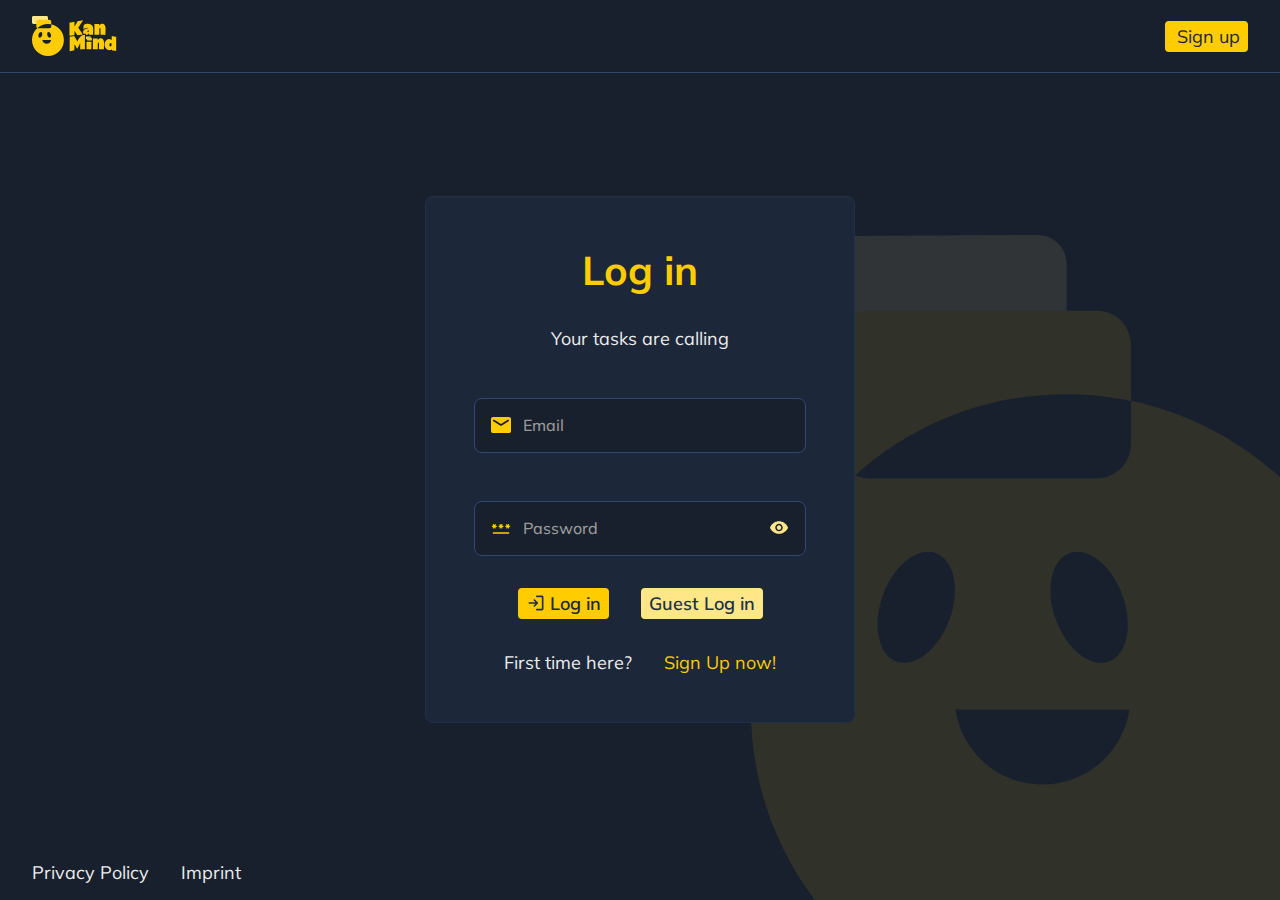
<file: index.html>
<!DOCTYPE html>
<html lang="en">
<head>
    <meta charset="UTF-8">
    <meta name="viewport" content="width=device-width, initial-scale=1.0">

    <title>Redirecting...</title>

    <link rel="icon" href="../../assets/icons/favicon.svg" type="image/svg+xml">

    <link rel="stylesheet" href="../../shared/css/variables.css">
    <link rel="stylesheet" href="../../shared/css/standard.css">
    <link rel="stylesheet" href="../../shared/css/fonts.css">
    <link rel="stylesheet" href="../../shared/css/assets.css">

    <script>
        function init() {
            const isAuthenticated = localStorage.getItem('auth-user-id') !== null;

            if (isAuthenticated) {
                window.location.href = "./pages/dashboard/index.html";
            } else {
                window.location.href = "./pages/auth/login.html";
            }
        };
    </script>
</head>
<body onload="init()" class="d_flex_cc_gl">
    <div class="loading-container w_full d_flex_cc_gl f_d_c">
        <div class="spinner"></div>
        <p class="font_white_color">Redirecting...</p>
    </div>
</body>
</html>
</file>
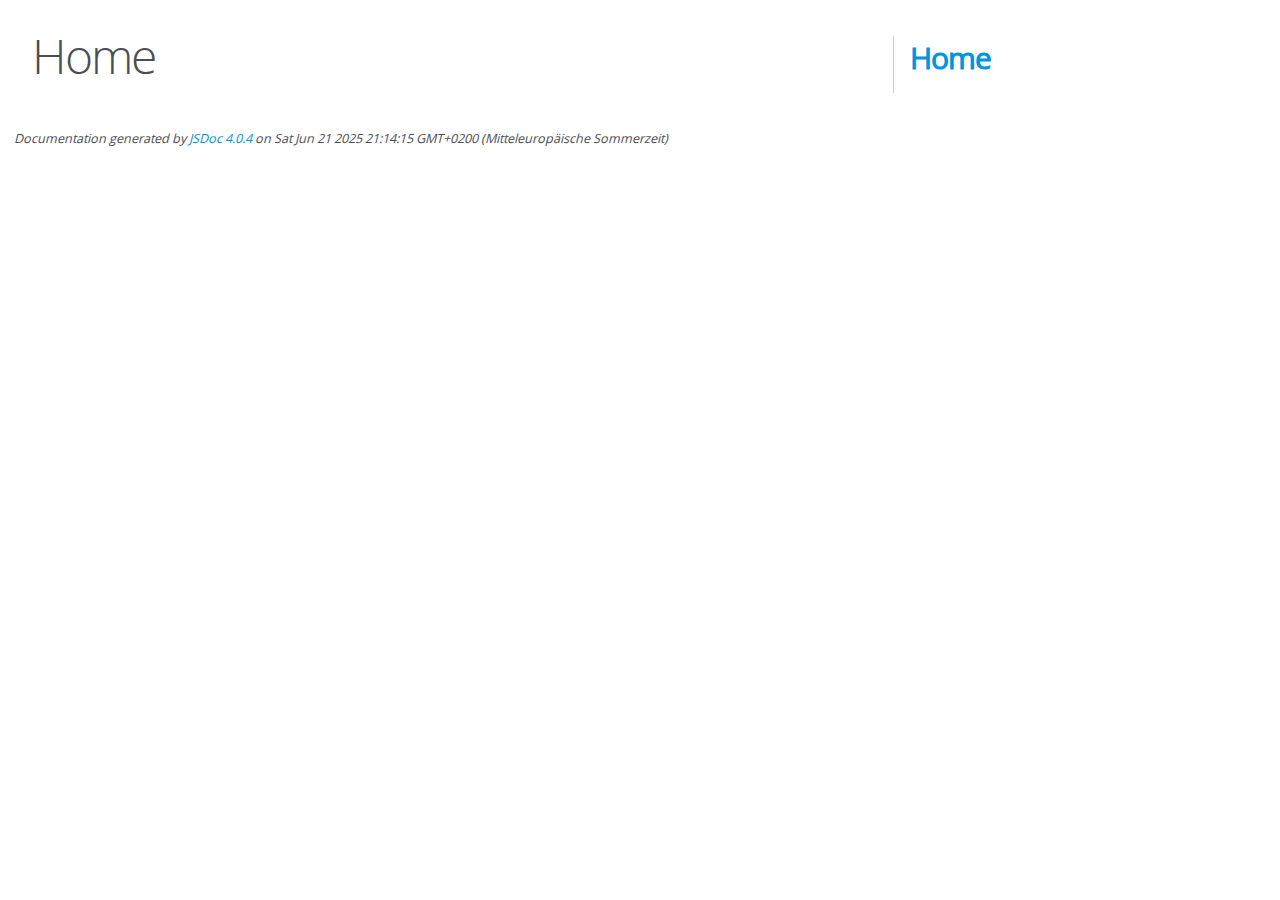
<file: jsdoc-out/index.html>
<!DOCTYPE html>
<html lang="en">
<head>
    <meta charset="utf-8">
    <title>JSDoc: Home</title>

    <script src="scripts/prettify/prettify.js"> </script>
    <script src="scripts/prettify/lang-css.js"> </script>
    <!--[if lt IE 9]>
      <script src="//html5shiv.googlecode.com/svn/trunk/html5.js"></script>
    <![endif]-->
    <link type="text/css" rel="stylesheet" href="styles/prettify-tomorrow.css">
    <link type="text/css" rel="stylesheet" href="styles/jsdoc-default.css">
</head>

<body>

<div id="main">

    <h1 class="page-title">Home</h1>

    



    


    <h3> </h3>










    









</div>

<nav>
    <h2><a href="index.html">Home</a></h2>
</nav>

<br class="clear">

<footer>
    Documentation generated by <a href="https://github.com/jsdoc/jsdoc">JSDoc 4.0.4</a> on Sat Jun 21 2025 21:14:15 GMT+0200 (Mitteleuropäische Sommerzeit)
</footer>

<script> prettyPrint(); </script>
<script src="scripts/linenumber.js"> </script>
</body>
</html>
</file>
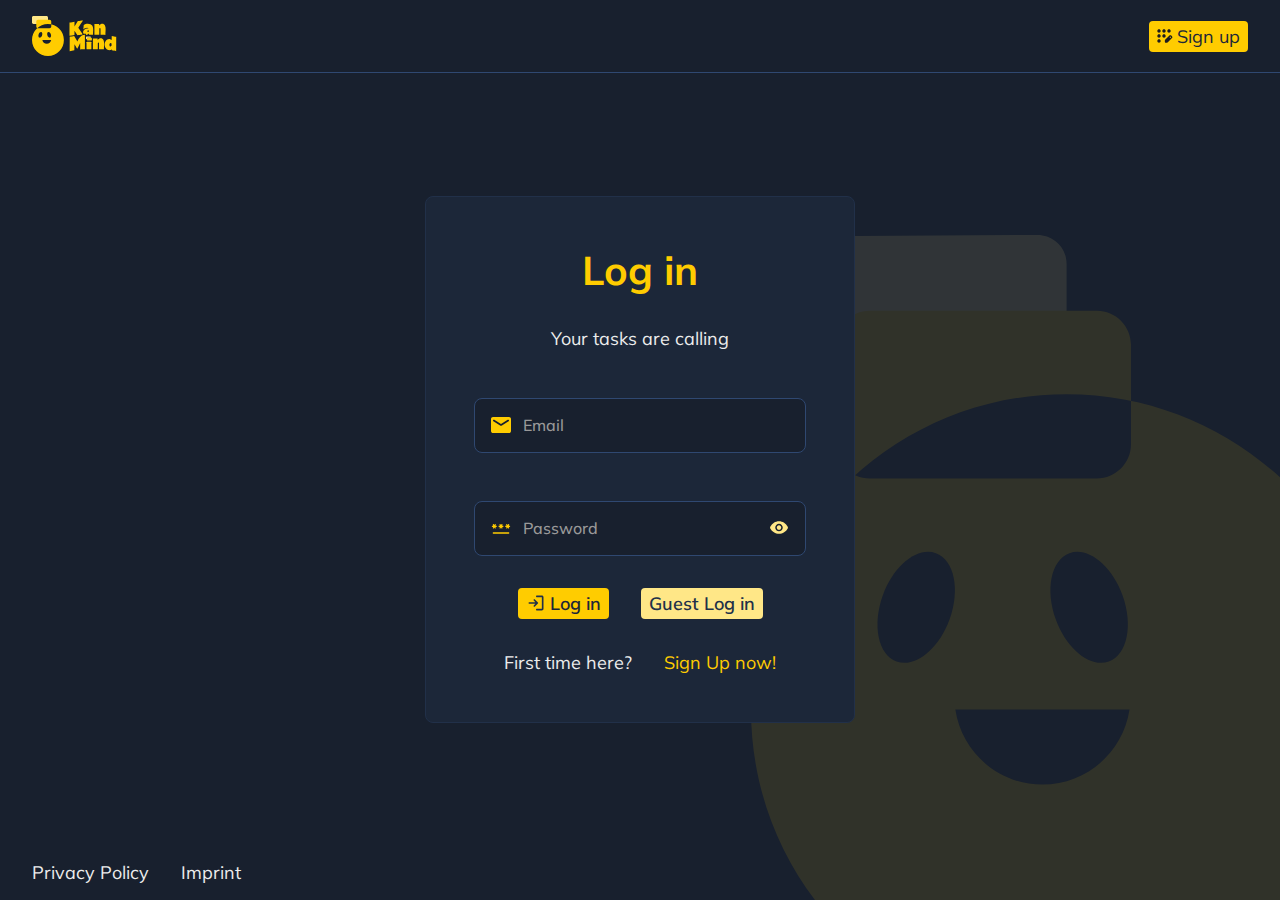
<file: pages/board/index.html>
<!DOCTYPE html>
<html lang="en">

<head>
    <meta charset="UTF-8">
    <meta name="viewport" content="width=device-width, initial-scale=1.0">
    <title>KanMind - Dashboard</title>

    <link rel="stylesheet" href="../../shared/css/variables.css">
    <link rel="stylesheet" href="../../shared/css/standard.css">
    <link rel="stylesheet" href="../../shared/css/fonts.css">
    <link rel="stylesheet" href="../../shared/css/assets.css">
    <link rel="stylesheet" href="../../shared/css/form.css">
    <link rel="stylesheet" href="../../shared/css/header_footer.css">
    <link rel="stylesheet" href="./board.css">

    <link rel="icon" href="../../assets/icons/favicon.svg" type="image/svg+xml">

    <script src="../../shared/js/config.js"></script>
    <script src="../../shared/js/ui_helper.js"></script>
    <script src="../../shared/js/api.js"></script>
    <script src="../../shared/js/header.js"></script>
    <script src="./board_templates.js"></script>
    <script src="./board.js"></script>
    <script src="../../shared/js/board_settings.js"></script>

</head>

<body onload="setHeader(); init()" onclick="closeAllDropdowns(event); resetAllMoveOpen()" onkeydown="setShift(event)"
    onkeyup=" unsetShift(event)">
    <header class="main_header w_full"><img onclick="redirectToDashboard()" src="../../assets/icons/logo_icon.svg" alt="" srcset="">
        <div id="head_content_right" class="d_flex_cc_gm head_content_right"></div>
    </header>
    <main class="w_full d_flex_sc_gl">


        <section class="w_full d_flex_sc_gl f_d_c f_one h_full">
            <div class="w_full d_flex_sc_gs d_sb">
                <nav class="font_sec_color ">
                    <a class="link_secondary" href="../dashboard/index.html">Dashboard</a>
                    /
                    <a class="link_secondary" href="../boards/index.html">Boards</a>
                    /
                    <a class="link_secondary" href="./index.html" id="board_title_link">Title not found</a>
                </nav>
                <button class="std_btn btn_prime d_flex_sc_gs" onclick="openCreateTaskDialog('to-do')">
                    <img src="../../assets/icons/add_black.svg" alt="" srcset="">
                    <p>Add Task</p>
                    </button>
            </div>
            <header class="d_flex_sc_gl w_full d_sb board_header">
                <h1 class="font_white_color"  id="board_title">not title found</h1>

                <div class="d_flex_sc_gs">
                    <ul class="short_profile_list" id="short_profile_list">
                    </ul>
                </div>

                <form class="searchbar">
                    <div class="form_group_w_icon_wo_label w_full">
                        <img src="../../assets/icons/search_yellow.svg" alt="Icon">
                        <input onkeyup="renderAllTasks()" placeholder="Search" type="text" id="searchbar_tasks"
                            required>
                        <label for="searchbar_tasks" class="d_none">Searchbar</label>
                    </div>
                </form>

                <button onclick="openEditBoardDialog()" class="std_btn d_flex_sc_gs board_settings_btn">
                    <img src="../../assets/icons/settings.svg" alt="">
                </button>
            </header>

            <div class="w_full d_flex_sc_gl board_container f_one">
                <section class="board_column card">
                    <header class="card_header_w_btn column_header">
                        <h3 class="font_prime_color">To-do</h3>
                        <button onclick="openCreateTaskDialog('to-do')" class="close_btn d_flex_cc_gs">
                            <img src="../../assets/icons/add_yellow.svg" alt="">
                        </button>
                    </header>
                    <ul class="column_content" id="to-do_column">

                    </ul>
                </section>
                <section class="board_column card">
                    <header class="card_header_w_btn">
                        <h3 class="font_prime_color">In-progress</h3>
                        <button onclick="openCreateTaskDialog('in-progress')" class="close_btn d_flex_cc_gs">
                            <img src="../../assets/icons/add_yellow.svg" alt="">
                        </button>
                    </header>
                    <ul class="column_content" id="in-progress_column">

                    </ul>
                </section>
                <section class="board_column card">
                    <header class="card_header_w_btn">
                        <h3 class="font_prime_color">Review</h3>
                        <button onclick="openCreateTaskDialog('review')" class="close_btn d_flex_cc_gs">
                            <img src="../../assets/icons/add_yellow.svg" alt="">
                        </button>
                    </header>
                    <ul class="column_content" id="review_column">

                    </ul>
                </section>
                <section class="board_column card">
                    <header class="card_header_w_btn">
                        <h3 class="font_prime_color">Done</h3>
                    </header>
                    <ul class="column_content" id="done_column">

                    </ul>
                </section>
            </div>

        </section>


        <section onmousedown="toggleOpenId('dialog_wrapper'); deleteLastingToast(); resetCurrentDialogs()" id="dialog_wrapper" class="dialog_wrapper pad_l" open="false">
            <section id="edit_board_dialog" current_dialog="false" dialog-type="board_settings" class="current_dialog dialog card d_flex_ss_gl f_d_c std_form w_full" onmousedown="stopProp(event)" onclick="stopProp(event)">
                <header class="card_header_w_btn">
                    <h2 class="font_prime_color">Board Settings</h2>
                    <button onclick="toggleOpenId('dialog_wrapper'); deleteLastingToast()" class="close_btn"><img
                            src="../../assets/icons/close_white.svg" alt=""></button>
                </header>
                <article edit="false" class="w_full" id="board_settings_title_group">
                    <form class="">
                        <div error="false" id="board_settings_title_input_group"
                            class="form_group_wo_icon_w_label d_flex_ss_gs f_d_c w_full ">
                            <label class="label_required" for="board_settings_title_input">Title</label>

                            <div class="checkbox_input_group w_full">
                                <input onblur="validateBoardTitle(this)" value="" class="w_full"
                                    placeholder="Rename your board" type="text" id="board_settings_title_input" required>
                                <div class="checkbox_wrapper">
                                    <button type="button" onclick="setNewBoardTitle()"
                                        class="std_btn d_flex_cc_gs confirm_btn">
                                        <img src="../../assets/icons/check_yellow.svg" alt="" srcset="">
                                    </button>
                                    <button type="button" onclick="toggleBoardTitleEdit()"
                                        class="std_btn d_flex_cc_gs confirm_btn">
                                        <img src="../../assets/icons/close_yellow.svg" alt="" srcset="">
                                    </button>
                                </div>
                            </div>
                            
                            <p class="error_label">Title must be between 3 an 64 characters long.</p>
                        </div>
                    </form>
                    <header class="non_edit_content card_header_w_btn">
                        <h3 id="board_settings_title" class="font_white_color">
                            Title
                        </h3>
                        <button type="button" onclick="toggleBoardTitleEdit()" class="close_btn d_flex_cc_gs">
                            <img src="../../assets/icons/edit.svg" alt="" srcset="">
                        </button>
                    </header>
                </article>
                <article class="d_flex_cs_gm f_d_c w_full">
                    <h3 class="font_prime_color">Add members</h3>
                    <p class="font_white_color">Add the email addresses of the members you wish to add to your
                        board</p>
                    <div onclick="stopProp(event)" error="false" id="board_settings_email_input_group"
                        class="form_group_w_icon_wo_label w_full form_group_invite">
                        <input id="board_settings_email_input" type="text" required>
                        <label for="board_settings_email_input">E-Mail</label>
                        <button type="button" onclick="boardSettingsInviteMember()"
                            class="std_btn btn_prime d_flex_cc_gl">Add</button>
                        <p class="error_label" id="email_error_label">Please enter a valid email address.</p>
                    </div>
                </article>

                <div class="divider_yellow "></div>

                <article class="w_full font_white_color d_flex_ss_gl f_d_c">
                    <h3>Added members</h3>
                    <ul id="board_settings_member_list" class="member_list">
                    </ul>
                </article>
                <div class="divider_yellow"></div>

                <article class="font_white_color d_flex_cc_gl ">
                    <div class="font_white_color d_flex_ss_gm f_d_c">
                        <h3>Delete Board</h3>
                        <p>This action is irreversible. Once you delete this board, it cannot be restored.</p>
                    </div>
                    <button onclick="openBoardDeleteToast()" class="std_btn btn_prime d_flex_sc_gs add_btn">
                        <img src="../../assets/icons/delete_dark.svg" alt="">
                        <p>Delete Board</p>
                    </button>
                </article>
            </section>

            <article id="create_edit_task_dialog" current_dialog="false" dialog-type="edit" onmousedown="stopProp(event)" onclick="stopProp(event); closeAllDropdowns(event)" class="dialog current_dialog card d_flex_ss_gl f_d_c std_form w_full">
                <header class="card_header_w_btn">
                    <h2 dialog-type="sub_create" class="font_prime_color">Add Task</h2>
                    <h2 dialog-type="sub_edit" class="font_prime_color">Edit Task</h2>
                    <div class="d_flex_cc_gs">
                        <button dialog-type="sub_edit" onclick="deleteCurrentTask()" class="close_btn d_flex_cc_gs">
                            <img src="../../assets/icons/delete.svg" alt="">
                        </button>
                        <button onclick="abbortCreateEditTask()" class="close_btn d_flex_cc_gs">
                            <img src="../../assets/icons/close_white.svg" alt="">
                        </button>
                    </div>
                </header>
                <select onchange="modifyAddEditTaskStatusDropdown()" id="create_edit_task_dialog_select">
                    <option value="to-do">To-do</option>
                    <option value="in-progress">In progress</option>
                    <option value="review">Review</option>
                    <option value="done">Done</option>
                </select>

                <div error="false" id="create_edit_task_title_input_group"
                    class="form_group_wo_icon_w_label d_flex_ss_gs f_d_c w_full">
                    <label class="label_required" for="create_edit_task_title_input">Title</label>
                    <input onblur="validateCreateEditTaskTitle(this)" value="" class="w_full"
                        placeholder="Name your board" type="text" id="create_edit_task_title_input" required>
                    <p class="error_label">Title must be at least 3 characters long.</p>
                </div>
                <div class="form_group_wo_icon_w_label d_flex_ss_gs f_d_c w_full">
                    <label class="" for="create_edit_task_description">Description</label>
                    <textarea class="w_full" placeholder="Write a description..." type="text"
                        id="create_edit_task_description" required></textarea>
                </div>

                <section class="d_flex_cs_gm w_full dropdown_section">
                    <div class="dropdown w_full">
                        <p class="dropdown_title font_white_color">Assignee</p>
                        <div class="dropdown_toggle" onclick="toggleDropdown(this, event)">
                            <div class="dropdown_choosen_element" id="create_edit_task_assignee_head">
                                <img src="../../assets/icons/face_icon.svg" alt="">
                                <p>unassigned</p>
                            </div>
                            <img src="../../assets/icons/arrow_drop_down.svg" alt="">
                        </div>
                        <ul class="dropdown_menu" id="create_edit_task_assignee">
                        </ul>
                    </div>

                    <div class="dropdown w_full">
                        <p class="dropdown_title font_white_color label_required">Reviewer</p>
                        <div class="dropdown_toggle" onclick="toggleDropdown(this, event)">
                            <div class="dropdown_choosen_element" id="create_edit_task_reviewer_head">
                                <img src="../../assets/icons/face_icon.svg" alt="">
                                <p>unassigned</p>
                            </div>
                            <img src="../../assets/icons/arrow_drop_down.svg" alt="">
                        </div>
                        <ul class="dropdown_menu" id="create_edit_task_reviewer">
                        </ul>
                    </div>

                    <div error="false" id="create_edit_task_date_input_group"
                        class="date_input form_group_wo_icon_w_label d_flex_ss_gs f_d_c">
                        <label class="font_white_color label_required"
                            for="create_edit_task_date_input">Due-date</label>
                        <div class="custom_datepicker w_full">
                            <img  src="../../assets/icons/calendar_month.svg" alt="Calendar Icon">
                            <input onchange="setTaskCreateDate(this)" class="font_white_color" type="date"
                                id="create_edit_task_date_input">
                        </div>
                        <p class="error_label">Due-date must be set.</p>
                    </div>



                    <div class="dropdown d_flex_ss_gs f_d_c w_full">
                        <p class="dropdown_title font_white_color">Priority</p>
                        <div class="dropdown_toggle" onclick="toggleDropdown(this, event)">
                            <div class="dropdown_choosen_element" id="create_edit_task_prio_head">
                                <div class="priority-badge" priority="low"></div>
                                <p>Low</p>
                            </div>
                            <img src="../../assets/icons/arrow_drop_down.svg" alt="">
                        </div>
                        <ul class="dropdown_menu">
                            <li onclick="setTaskCreatePrio('low'); toggleDropdown(this, event)">
                                <div class="priority-badge" priority="low"></div>
                                Low
                            </li>
                            <li onclick="setTaskCreatePrio('medium'); toggleDropdown(this, event)">
                                <div class="priority-badge" priority="medium"></div>
                                Medium
                            </li>
                            <li onclick="setTaskCreatePrio('high'); toggleDropdown(this, event)">
                                <div class="priority-badge" priority="high"></div>
                                High
                            </li>
                        </ul>
                    </div>
                </section>

                <div class="d_flex_cc_gl w_full">
                    <button onclick="abbortCreateEditTask()" class="std_btn btn_third pad_s">
                        Cancel
                    </button>
                    <button dialog-type="sub_create" onclick="submitCreateTask(event)"
                        class="std_btn btn_prime pad_s d_flex_cc_gs">
                        Add
                    </button>
                    <button dialog-type="sub_edit" onclick="submitEditTask()"
                        class="std_btn btn_prime pad_s d_flex_cc_gs">
                        Save
                    </button>
                </div>
            </article>

            <article id="task_detail_dialog" current_dialog="false" class="dialog card d_flex_ss_gl f_d_c std_form w_full" onmousedown="stopProp(event)" onclick="stopProp(event)">
                <header class="card_header_w_btn">
                    <h2 id="detail_task_title" class="font_prime_color">Title not found</h2>
                    <div class="d_flex_cc_gs">
                        <button onclick="openEditTaskDialog()" class="close_btn d_flex_cc_gs">
                            <img src="../../assets/icons/edit.svg" alt="">
                        </button>
                        <button onclick="toggleOpenId('dialog_wrapper'); deleteLastingToast()" class="close_btn d_flex_cc_gs">
                            <img src="../../assets/icons/close_white.svg" alt="">
                        </button>
                    </div>
                </header>
                <select onchange="modifyTaskStatusDropdown()" id="task_detail_dialog_select">
                    <option value="to-do">To-do</option>
                    <option value="in-progress">In progress</option>
                    <option value="review">Review</option>
                    <option value="done">Done</option>
                </select>
                <section class="font_white_color d_flex_ss_gl f_d_c w_full">
                    <div class="info_elem">
                        <strong>Description</strong>
                        <p id="detail_task_description"></p>
                    </div>
                    <div class="date_priority_wrapper">
                        <div class="info_elem">
                            <strong>Due Date:</strong>
                            <time id="detail_task_due_date" datetime="2025-03-01">n/a</time>
                        </div>
                        <div class="info_elem">
                            <strong>Priority</strong>
                            <span id="detail_task_priority" class="d_flex_ss_gm">
                            </span>
                        </div>
                    </div>
                    <div class="info_elem">
                        <strong>Assignee:</strong>
                        <div class="d_flex_sc_gm" id="detail_task_assignee">
                        </div>
                    </div>
                    <div class="info_elem">
                        <strong>Reviewer:</strong>
                        <div class="d_flex_sc_gm" id="detail_task_reviewer">
                        </div>
                    </div>
                </section>

                <div class="divider_yellow"></div>

                <section class="font_white_color d_flex_ss_gl f_d_c w_full">
                    <header class="d_flex_ss_gm">
                        <img src="../../assets/icons/activity_icon.svg" alt="">
                        <h3>Activity</h3>
                    </header>

                    <article class="comment_wrapper comment_wrapper_textarea d_flex_ss_gm w_full">
                        <div id="comment_sender_profile">MT</div>
                        <textarea onkeyup="sendComment(event,this)" id="comment_textarea" class="font_white_color w_full"></textarea>
                        <img onclick="sendCommentDirectly()" src="../../assets/icons/send.svg" alt="" srcset="">
                    </article>

                    <section id="task_comment_list" class="d_flex_ss_gm f_d_c w_full">
                    </section>
                </section>
            </article>
        </section>
    </main>
    <footer class="main_footer  w_full">
        <nav class="d_flex_cs_gl">
            <a href="../privacy/index.html" class="link">Privacy Policy</a>
            <a href="../imprint/index.html" class="link">Imprint</a>
        </nav>
    </footer>
</body>

</html>
</file>
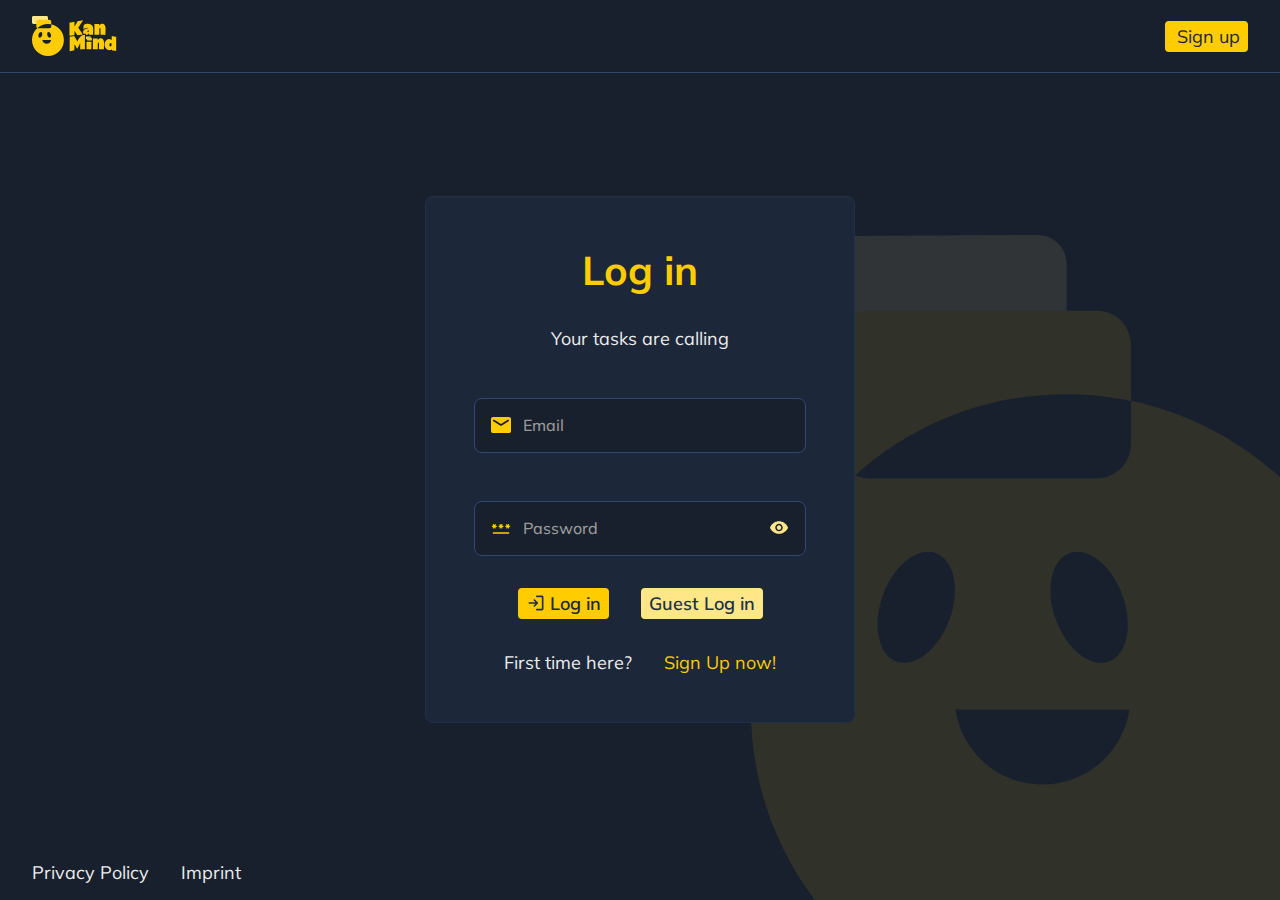
<file: pages/boards/index.html>
<!DOCTYPE html>
<html lang="en">

<head>
    <meta charset="UTF-8">
    <meta name="viewport" content="width=device-width, initial-scale=1.0">
    <title>BBM - Dashboard</title>

    <link rel="stylesheet" href="../../shared/css/variables.css">
    <link rel="stylesheet" href="../../shared/css/standard.css">
    <link rel="stylesheet" href="../../shared/css/fonts.css">
    <link rel="stylesheet" href="../../shared/css/assets.css">
    <link rel="stylesheet" href="../../shared/css/form.css">
    <link rel="stylesheet" href="../../shared/css/header_footer.css">
    <link rel="stylesheet" href="./boards.css">

    <link rel="icon" href="../../assets/icons/favicon.svg" type="image/svg+xml">

    <script src="../../shared/js/config.js"></script>
    <script src="../../shared/js/ui_helper.js"></script>
    <script src="../../shared/js/api.js"></script>
    <script src="../../shared/js/header.js"></script>
    <script src="./boards.js"></script>
    <script src="../../shared/js/board_settings.js"></script>

</head>

<body onload="setHeader(); getAndRenderBoardList()">
    <header class="main_header w_full"><img onclick="redirectToDashboard()" src="../../assets/icons/bbm.png" alt="" height="48" srcset="">
        <div id="head_content_right" class="d_flex_cc_gm head_content_right"></div>
    </header>
    <main class="w_full d_flex_sc_gl">
        <section class="w_full d_flex_cs_gl f_d_c">
            <nav class="font_sec_color">
                <a class="link_secondary" href="../dashboard/">Dashboard</a>
                /
                <a class="link_secondary" href="./index.html">Boards</a>
            </nav>
            <header class="d_flex_sc_gl w_full d_sb">
                <h1 class="font_white_color">Your Boards</h1>
                <form class="searchbar">
                    <div class="form_group_w_icon_wo_label w_full">
                        <img src="../../assets/icons/search_yellow.svg" alt="Icon">
                        <input onkeyup="renderBoardList()" placeholder="Search" type="text" id="board_search" required>
                        <label for="board_search" class="d_none">Full name</label>
                    </div>
                </form>

                <button onclick="openBoardCreateDialog()" class="std_btn btn_prime d_flex_sc_gs add_btn">
                    <img src="../../assets/icons/add_black.svg" alt="">
                    <p>Create board</p>
                </button>
            </header>
            <ul id="board_list" class="arrow_list board_list d_flex_sc_gl f_d_c w_full">
            </ul>
        </section>


        <section onmousedown="toggleOpenId('dialog_wrapper'); deleteLastingToast()" open="false" current-dialog="board_settings" onclick="stopProp(event)"
            id="dialog_wrapper" class="dialog_wrapper pad_l">
            <form onmousedown="stopProp(event)" dialog-type="board_create" onsubmit="boardCreateSubmit(event)"
                class="current_dialog card d_flex_ss_gl f_d_c std_form w_full" action=""
                onclick="stopProp(event); resetMailError()" novalidate>
                <header class="card_header_w_btn">
                    <h2 class="font_prime_color">Add Board</h2>
                    <button onclick="toggleOpenId('dialog_wrapper'); stopProp(event); deleteLastingToast()" class="close_btn"><img
                            src="../../assets/icons/close_white.svg" alt=""></button>
                </header>
                <div error="false" id="board_title_input_group"
                    class="form_group_wo_icon_w_label d_flex_ss_gs f_d_c w_full">
                    <label class="label_required" for="board_title_input">Title</label>
                    <input onblur="validateBoardTitle(this)" value="" class="w_full" placeholder="Name your board"
                        type="text" id="board_title_input" required>
                    <p class="error_label">Title must be between 3 an 64 characters long.</p>
                </div>

                <section class="d_flex_ss_gl f_d_c w_full">
                    <section class="d_flex_cs_gm f_d_c">
                        <h3 class="font_prime_color">Add members</h3>
                        <p class="font_white_color">Add the email addresses of the members you wish to add to your
                            board</p>
                        <div onclick="stopProp(event)" error="false" id="create_board_email_input_group"
                            class="form_group_w_icon_wo_label w_full form_group_invite">
                            <input id="create_board_email_input" type="text" required>
                            <label for="create_board_email_input">E-Mail</label>
                            <button type="button" onclick="boardCreateInviteMember()"
                                class="std_btn btn_prime d_flex_cc_gl">Add</button>
                            <p class="error_label" id="email_error_label">Please enter a valid email address.</p>
                        </div>
                    </section>
                    <div class="divider_yellow"></div>
                    <div class="w_full font_white_color d_flex_ss_gs f_d_c">
                        <h3>Added members</h3>
                        <ul id="create_board_member_list" class="member_list">
                        </ul>
                    </div>
                    <div class="d_flex_cc_gl w_full">
                        <button type="button" onclick="cancelCreateBoard(); stopProp(event)" class="std_btn btn_third pad_s">
                            Cancel
                        </button>
                        <button type="submit" class="std_btn btn_prime pad_s d_flex_cc_gs">
                            Create
                        </button>

                    </div>
                </section>
            </form>
            <section onmousedown="stopProp(event)" dialog-type="board_settings" class="current_dialog card d_flex_ss_gl f_d_c std_form w_full"
                action="" onclick="stopProp(event)">
                <header class="card_header_w_btn">
                    <h2 class="font_prime_color">Board Settings</h2>
                    <button onclick="toggleOpenId('dialog_wrapper'); deleteLastingToast()" class="close_btn"><img
                            src="../../assets/icons/close_white.svg" alt=""></button>
                </header>
                <article edit="false" class="w_full" id="board_settings_title_group">
                    <form class="">
                        <div error="false" id="board_settings_title_input_group"
                            class="form_group_wo_icon_w_label d_flex_ss_gs f_d_c w_full ">
                            <label class="label_required" for="board_settings_title_input">Title</label>

                            <div class="checkbox_input_group w_full">
                                <input onblur="validateBoardTitle(this)" value="" class="w_full"
                                    placeholder="Name your board" type="text" id="board_settings_title_input" required>
                                <div class="checkbox_wrapper">
                                    <button type="button" onclick="setNewBoardTitle()"
                                        class="std_btn d_flex_cc_gs confirm_btn">
                                        <img src="../../assets/icons/check_yellow.svg" alt="" srcset="">
                                    </button>
                                    <button type="button" onclick="toggleBoardTitleEdit()"
                                        class="std_btn d_flex_cc_gs confirm_btn">
                                        <img src="../../assets/icons/close_yellow.svg" alt="" srcset="">
                                    </button>
                                </div>
                            </div>

                            <p class="error_label">Title must be between 3 an 64 characters long.</p>
                        </div>
                    </form>
                    <header class="non_edit_content card_header_w_btn">
                        <h3 id="board_settings_title" class="font_white_color">
                            Title
                        </h3>
                        <button type="button" onclick="toggleBoardTitleEdit()" class="close_btn d_flex_cc_gs">
                            <img src="../../assets/icons/edit.svg" alt="" srcset="">
                        </button>
                    </header>
                </article>
                <article class="d_flex_cs_gm f_d_c w_full">
                    <h3 class="font_prime_color">Add members</h3>
                    <p class="font_white_color">Add the email addresses of the members you wish to add to your
                        board</p>
                    <div onclick="stopProp(event)" error="false" id="board_settings_email_input_group"
                        class="form_group_w_icon_wo_label w_full form_group_invite">
                        <input id="board_settings_email_input" type="text" required>
                        <label for="board_settings_email_input">E-Mail</label>
                        <button type="button" onclick="boardSettingsInviteMember()"
                            class="std_btn btn_prime d_flex_cc_gl">Add</button>
                        <p class="error_label" id="email_error_label">Please enter a valid email address.</p>
                    </div>
                </article>

                <div class="divider_yellow "></div>

                <article class="w_full font_white_color d_flex_ss_gl f_d_c">
                    <h3>Added members</h3>
                    <ul id="board_settings_member_list" class="member_list">
                    </ul>
                </article>
                <div class="divider_yellow"></div>

                <article class="font_white_color d_flex_cc_gl ">
                    <div class="font_white_color d_flex_ss_gm f_d_c">
                        <h3>Delete Board</h3>
                        <p>This action is irreversible. Once you delete this board, it cannot be restored.</p>
                    </div>
                    <button onclick="openBoardDeleteToast()" class="std_btn btn_prime d_flex_sc_gs add_btn">
                        <img src="../../assets/icons/delete_dark.svg" alt="">
                        <p>Delete Board</p>
                    </button>
                </article>
            </section>
        </section>
    </main>
    <footer class="main_footer  w_full">
        <nav class="d_flex_cs_gl">
            <a href="../privacy/index.html" class="link">Privacy Policy</a>
            <a href="../imprint/index.html" class="link">Imprint</a>
        </nav>
    </footer>
</body>

</html>
</file>
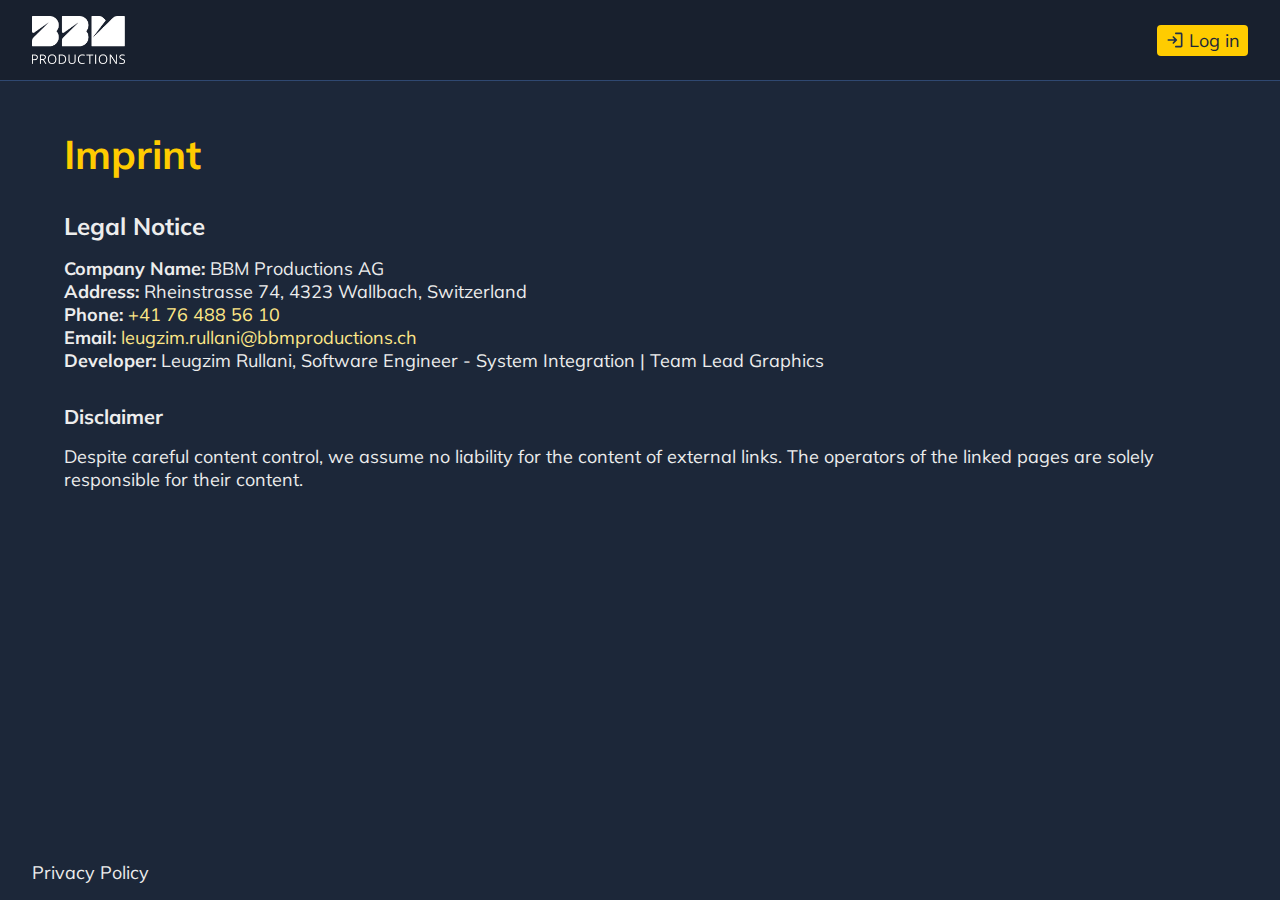
<file: pages/imprint/index.html>
<!DOCTYPE html>
<html lang="en">

<head>
    <meta charset="UTF-8" />
    <meta name="viewport" content="width=device-width, initial-scale=1.0" />
    <title>KanMind - Imprint</title>

    <link rel="stylesheet" href="../../shared/css/variables.css" />
    <link rel="stylesheet" href="../../shared/css/standard.css" />
    <link rel="stylesheet" href="../../shared/css/fonts.css" />
    <link rel="stylesheet" href="../../shared/css/assets.css" />
    <link rel="stylesheet" href="../../shared/css/header_footer.css" />

    <script src="../../shared/js/ui_helper.js"></script>
    <script src="../../shared/js/api.js"></script>
    <script src="../../shared/js/header.js"></script>

    <script>
        function checkNav() {
            if (getAuthUserId() == null) document.querySelector("nav").remove();
        }
    </script>
</head>

<body onload="setHeader();checkNav()">
    <header onclick="redirectToDashboard()" class="main_header w_full">
        <img onclick="redirectToDashboard()" src="../../assets/icons/bbm.png" alt="" height="48" />
        <div id="head_content_right" class="d_flex_cc_gm head_content_right"></div>
    </header>
    <main class="w_full d_flex_ss_gl font_white_color">

        <nav class="font_sec_color w_full">
            <a class="link_secondary" href="../dashboard/">Dashboard</a> /
            <a class="link_secondary" href="./index.html">Imprint</a>
        </nav>

        <h1 class="font_prime_color">Imprint</h1>

        <section class="d_flex_ss_gm f_d_c">
            <h2>Legal Notice</h2>
            <div style="font-style: normal;">
                <p><strong>Company Name:</strong> BBM Productions AG</p>
                <p><strong>Address:</strong> Rheinstrasse 74, 4323 Wallbach, Switzerland</p>
                <p><strong>Phone:</strong> <a class="font_sec_color" href="tel:+41764885610">+41 76 488 56 10</a></p>
                <p><strong>Email:</strong> <a class="font_sec_color" href="mailto:leugzim.rullani@bbmproductions.ch">leugzim.rullani@bbmproductions.ch</a></p>
                <p><strong>Developer:</strong> Leugzim Rullani, Software Engineer - System Integration | Team Lead Graphics</p>
            </div>
        </section>

        <section class="d_flex_ss_gm f_d_c">
            <h3>Disclaimer</h3>
            <p>
                Despite careful content control, we assume no liability for the content of external links.
                The operators of the linked pages are solely responsible for their content.
            </p>
        </section>

    </main>
    <footer class="main_footer w_full">
        <nav class="d_flex_cs_gl">
            <a href="../privacy/index.html" class="link">Privacy Policy</a>
        </nav>
    </footer>
</body>

</html>
</file>
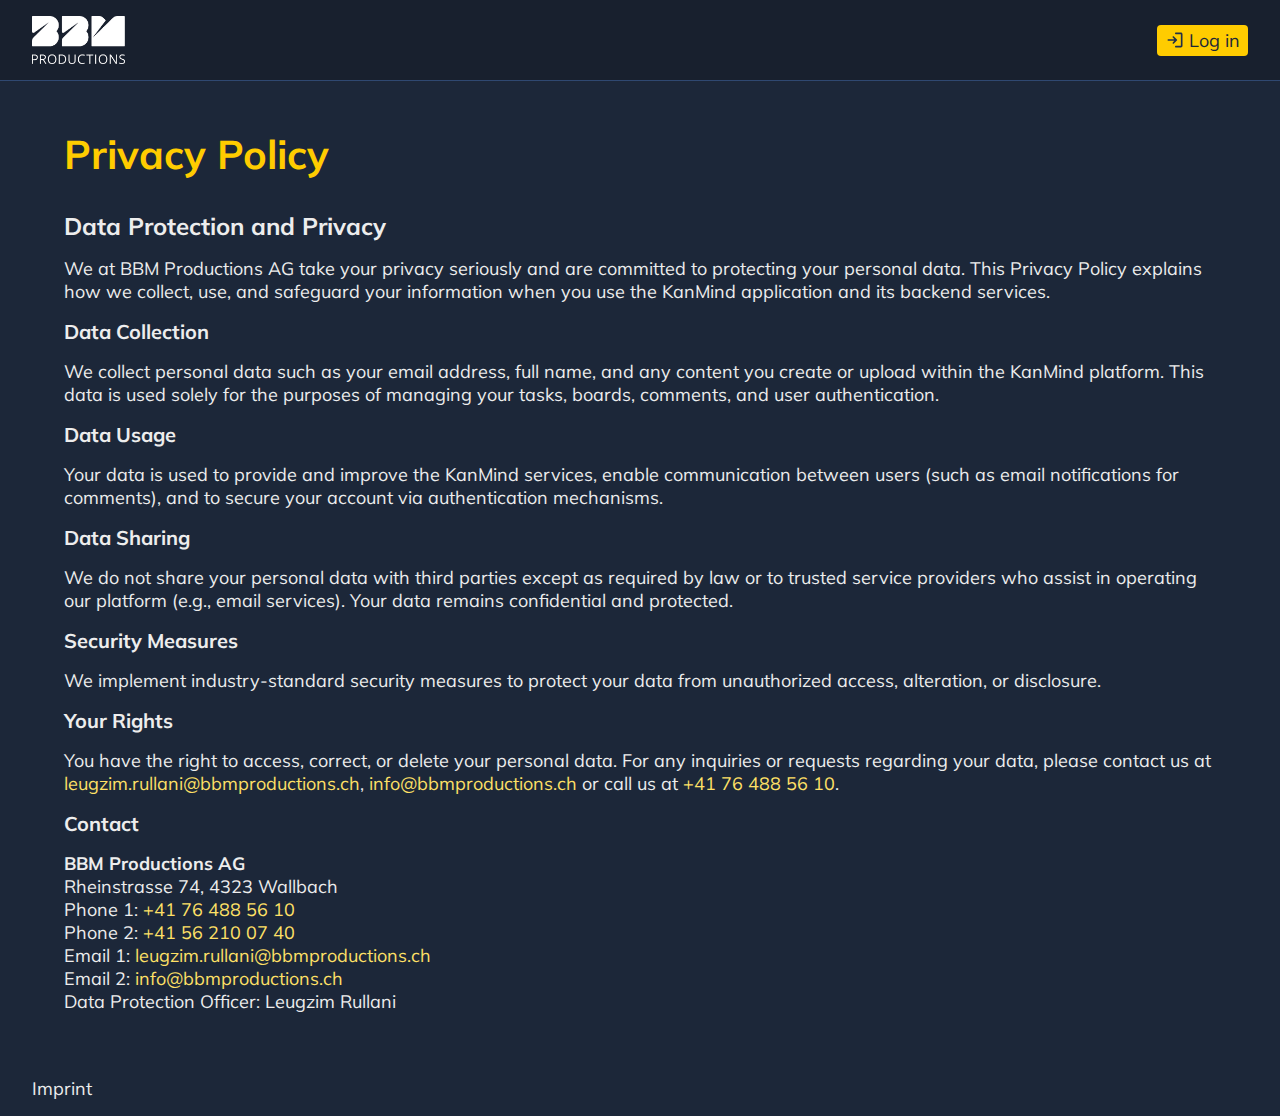
<file: pages/privacy/index.html>
<!DOCTYPE html>
<html lang="en">

<head>
    <meta charset="UTF-8" />
    <meta name="viewport" content="width=device-width, initial-scale=1.0" />
    <title>BBM - Dashboard</title>

    <link rel="stylesheet" href="../../shared/css/variables.css" />
    <link rel="stylesheet" href="../../shared/css/standard.css" />
    <link rel="stylesheet" href="../../shared/css/fonts.css" />
    <link rel="stylesheet" href="../../shared/css/assets.css" />
    <link rel="stylesheet" href="../../shared/css/header_footer.css" />
    <style>
        .font_yellow_light_color {
            color: #ffe066;
        }
    </style>

    <script src="../../shared/js/ui_helper.js"></script>
    <script src="../../shared/js/api.js"></script>
    <script src="../../shared/js/header.js"></script>

    <script>
        function checkNav() {
            if (getAuthUserId() == null) document.querySelector("nav").remove();
        }
    </script>
</head>

<body onload="setHeader();checkNav()">
    <header onclick="redirectToDashboard()" class="main_header w_full">
        <img onclick="redirectToDashboard()" src="../../assets/icons/bbm.png" alt="" height="48" />
        <div id="head_content_right" class="d_flex_cc_gm head_content_right"></div>
    </header>
    <main class="w_full d_flex_ss_gl font_white_color">

        <nav class="font_sec_color w_full">
            <a class="link_secondary" href="../dashboard/">Dashboard</a> /
            <a class="link_secondary" href="./index.html">Privacy Policy</a>
        </nav>

        <h1 class="font_prime_color">Privacy Policy</h1>

        <section class="d_flex_ss_gm f_d_c">
            <h2>Data Protection and Privacy</h2>
            <p>
                We at BBM Productions AG take your privacy seriously and are committed to protecting your personal data. This Privacy Policy explains how we collect, use, and safeguard your information when you use the KanMind application and its backend services.
            </p>
            <h3>Data Collection</h3>
            <p>
                We collect personal data such as your email address, full name, and any content you create or upload within the KanMind platform. This data is used solely for the purposes of managing your tasks, boards, comments, and user authentication.
            </p>
            <h3>Data Usage</h3>
            <p>
                Your data is used to provide and improve the KanMind services, enable communication between users (such as email notifications for comments), and to secure your account via authentication mechanisms.
            </p>
            <h3>Data Sharing</h3>
            <p>
                We do not share your personal data with third parties except as required by law or to trusted service providers who assist in operating our platform (e.g., email services). Your data remains confidential and protected.
            </p>
            <h3>Security Measures</h3>
            <p>
                We implement industry-standard security measures to protect your data from unauthorized access, alteration, or disclosure.
            </p>
            <h3>Your Rights</h3>
            <p>
                You have the right to access, correct, or delete your personal data. For any inquiries or requests regarding your data, please contact us at
                <a class="font_yellow_light_color" href="mailto:leugzim.rullani@bbmproductions.ch">leugzim.rullani@bbmproductions.ch</a>,
                <a class="font_yellow_light_color" href="mailto:info@bbmproductions.ch">info@bbmproductions.ch</a>
                or call us at
                <a class="font_yellow_light_color" href="tel:+41764885610">+41 76 488 56 10</a>.
            </p>
            <h3>Contact</h3>
            <div style="font-style: normal;">
                <p><strong>BBM Productions AG</strong></p>
                <p>Rheinstrasse 74, 4323 Wallbach</p>
                <p>
                    Phone 1: <a class="font_yellow_light_color" href="tel:+41764885610">+41 76 488 56 10</a>
                </p>
                <p>
                    Phone 2: <a class="font_yellow_light_color" href="tel:+41562100740">+41 56 210 07 40</a>
                </p>
                <p>
                    Email 1: <a class="font_yellow_light_color" href="mailto:leugzim.rullani@bbmproductions.ch">leugzim.rullani@bbmproductions.ch</a>
                </p>
                <p>
                    Email 2: <a class="font_yellow_light_color" href="mailto:info@bbmproductions.ch">info@bbmproductions.ch</a>
                </p>
                <p>Data Protection Officer: Leugzim Rullani</p>
            </div>
        </section>
    </main>
    <footer class="main_footer  w_full">
        <nav class="d_flex_cs_gl">
            <a href="../imprint/index.html" class="link">Imprint</a>
        </nav>
    </footer>
</body>

</html>
</file>
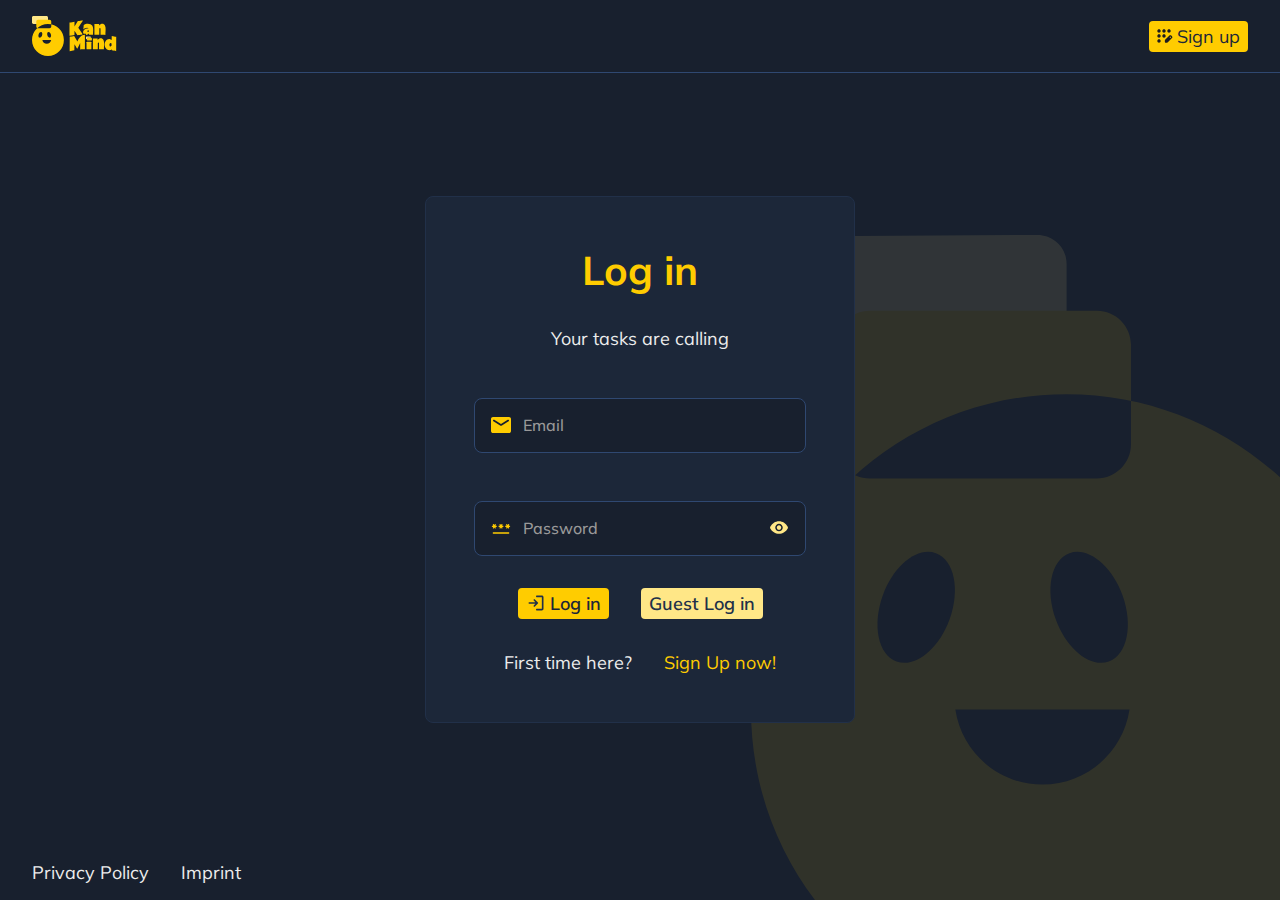
<file: pages/requests/index.html>
<!DOCTYPE html>
<html lang="en">

<head>
    <meta charset="UTF-8" />
    <meta name="viewport" content="width=device-width, initial-scale=1" />
    <title>BBM - Requests</title>

    <link rel="stylesheet" href="../../shared/css/variables.css" />
    <link rel="stylesheet" href="../../shared/css/standard.css" />
    <link rel="stylesheet" href="../../shared/css/fonts.css" />
    <link rel="stylesheet" href="../../shared/css/assets.css" />
    <link rel="stylesheet" href="../../shared/css/form.css" />
    <link rel="stylesheet" href="../../shared/css/header_footer.css" />
    <link rel="stylesheet" href="./requests.css" />

    <link rel="icon" href="../../assets/icons/favicon.svg" type="image/svg+xml" />

    <script src="../../shared/js/config.js"></script>
    <script src="../../shared/js/ui_helper.js"></script>
    <script src="../../shared/js/api.js"></script>
    <script src="../../shared/js/header.js"></script>
    <script src="./requests.js"></script>
</head>

<body onload="setHeader(); getAndRenderRequestList();">
    <header class="main_header w_full">
        <img onclick="redirectToDashboard()" src="../../assets/icons/bbm.png" alt="BBM Logo" height="48" />
        <div id="head_content_right" class="d_flex_cc_gm head_content_right"></div>
    </header>
    <main class="w_full d_flex_sc_gl">
        <section class="w_full d_flex_cs_gl f_d_c">
            <nav class="font_sec_color">
                <a class="link_secondary" href="../dashboard/">Dashboard</a> /
                <a class="link_secondary" href="./index.html">Requests</a>
            </nav>
            <header class="d_flex_sc_gl w_full d_sb">
                <h1 class="font_white_color">Your Requests</h1>
                <form class="searchbar" role="search" aria-label="Search requests">
                    <div class="form_group_w_icon_wo_label w_full">
                        <img src="../../assets/icons/search_yellow.svg" alt="Search icon" />
                        <input
                            id="request_search"
                            type="text"
                            placeholder="Search"
                            onkeyup="renderRequestList()"
                            required
                            aria-describedby="search_desc"
                        />
                        <label for="request_search" id="search_desc" class="d_none">Search requests</label>
                    </div>
                </form>
                <!-- Optional: Create new request button -->
                <!-- <button onclick="openRequestCreateDialog()" class="std_btn btn_prime d_flex_sc_gs add_btn">
                    <img src="../../assets/icons/add_black.svg" alt="Add icon" />
                    <p>Create request</p>
                </button> -->
            </header>

            <div class="table-responsive">
                <table class="request_table w_full">
                    <thead>
                        <tr>
                            <th>Date</th>
                            <th>Function</th>
                            <th>Project</th>
                            <th>Meeting Point</th>
                            <th>Vehicle Out</th>
                            <th>Start</th>
                            <th>End</th>
                            <th>Vehicle Return</th>
                            <th>Location</th>
                            <th>Hotel</th>
                            <th>Shuttle</th>
                            <th>Status</th>
                            <th>Deployment Location</th>
                            <th>Order Number</th>
                        </tr>
                    </thead>
                    <tbody id="request_list">
                        <tr>
                            <td colspan="14" class="font_prime_color text_center">...No requests yet...</td>
                        </tr>
                    </tbody>
                </table>
            </div>

        </section>
    </main>
    <footer class="main_footer w_full">
        <nav class="d_flex_cs_gl">
            <a href="../privacy/index.html" class="link">Privacy Policy</a>
            <a href="../imprint/index.html" class="link">Imprint</a>
        </nav>
    </footer>
</body>
</html>
</file>
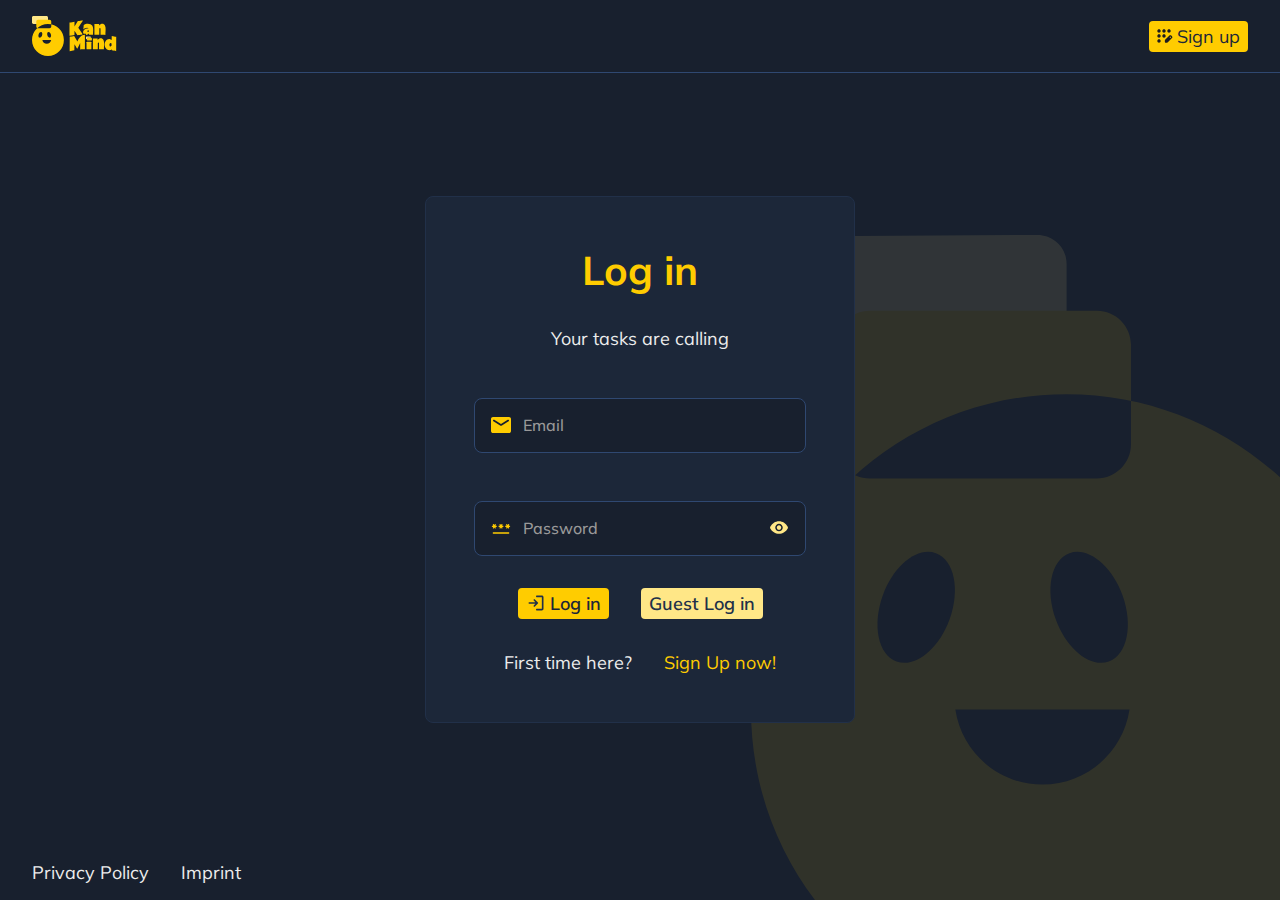
<file: pages/auth/login.html>
<!DOCTYPE html>
<html lang="en">
<head>
    <meta charset="UTF-8">
    <meta name="viewport" content="width=device-width, initial-scale=1.0">
    <title>KanMind - Dashboard</title>

    <link rel="stylesheet" href="../../shared/css/variables.css">
    <link rel="stylesheet" href="../../shared/css/standard.css">
    <link rel="stylesheet" href="../../shared/css/fonts.css">
    <link rel="stylesheet" href="../../shared/css/assets.css">
    <link rel="stylesheet" href="../../shared/css/form.css">
    <link rel="stylesheet" href="../../shared/css/header_footer.css">
    <link rel="stylesheet" href="./auth.css">

    <link rel="icon" href="../../assets/icons/favicon.svg" type="image/svg+xml">

    <script src="../../shared/js/config.js"></script>
    <script src="../../shared/js/auth.js"></script>
    <script src="../../shared/js/ui_helper.js"></script>
    <script src="../../shared/js/api.js"></script>
    <script src="../../shared/js/header.js"></script>
</head>
<body onload="setHeader()">
    <header class="main_header w_full"><img onclick="redirectToDashboard()" src="../../assets/icons/logo_icon.svg" alt="" srcset=""> <div id="head_content_right" class="d_flex_cc_gm head_content_right"></div></header>
    <main class="w_full d_flex_cc_gl">
        <form onsubmit="logInSubmit(event)" class="std_form d_flex_cs_gl f_d_c">
            <h1 class="font_prime_color d_flex_cs_gl w_full">Log in</h1>
            <p class="font_white_color  d_flex_cs_gl w_full">Your tasks are calling</p>
            <div error="false" id="email_group" class="form_group_w_icon_wo_label w_full">
                <img src="../../assets/icons/mail_icon.svg" alt="Icon">
                <input onblur="validateEmail(this)" type="text" id="email" name="email" required autocomplete="email">
                <label for="email">Email</label>
                <p class="error_label">Please enter a valid email address.</p>
            </div>

            <div error="false" id="password_group" class="form_group_w_icon_wo_label w_full">
                <img src="../../assets/icons/password_icon.svg" alt="Icon">
                <input onblur="validateLoginPW(this)" type="password" name="password" id="password" required autocomplete="new-password">
                <label for="password">Password</label>
                <img onclick="togglePassword(this)" class="password_eye" src="../../assets/icons/pw_visibility.svg"
                    alt="" srcset="">
                <p class="error_label">Password is required.</p>
            </div>
            <p id="error_login" error="false" class="login_error">Benutzer oder Passwort falsch</p>

            <div class="d_flex_cc_gl f_d_r_resp_c w_full">
                <button type="submit" class="std_btn btn_prime pad_s d_flex_cc_gs">
                    <img src="../../assets/icons/login_icon.svg" alt="" srcset=""> 
                    Log in
                </button>
                <button type="button" onclick="guestLogin()" class="std_btn btn_third pad_s">
                    Guest Log in
                </button>
            </div>

            <div class="d_flex_cc_gl f_d_r_resp_c w_full">
                <p class="font_white_color">First time here?</p>
                <a href="./register.html" class="link_prime d_flex_cc_gm">
                    Sign Up now!
                </a>
            </div>
        </form>
    </main>
    <footer class="main_footer  w_full">
        <nav class="d_flex_cs_gl">
            <a href="../privacy/index.html" class="link">Privacy Policy</a>
            <a href="../imprint/index.html" class="link">Imprint</a>
        </nav>
    </footer>
</body>
</html>
</file>
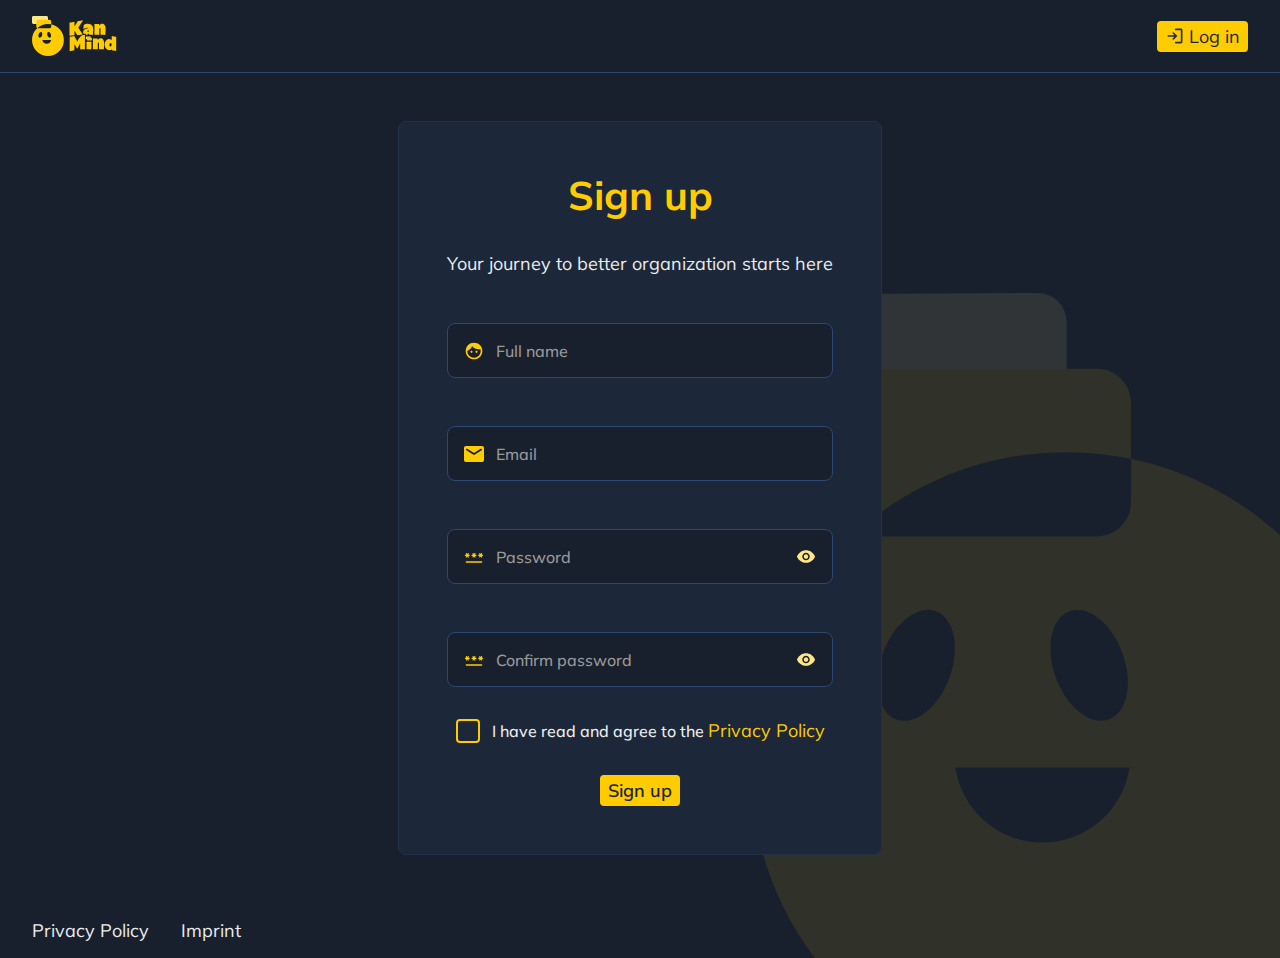
<file: pages/auth/register.html>
<!DOCTYPE html>
<html lang="en">

<head>
    <meta charset="UTF-8">
    <meta name="viewport" content="width=device-width, initial-scale=1.0">
    <title>KanMind - Dashboard</title>

    <link rel="stylesheet" href="../../shared/css/variables.css">
    <link rel="stylesheet" href="../../shared/css/standard.css">
    <link rel="stylesheet" href="../../shared/css/fonts.css">
    <link rel="stylesheet" href="../../shared/css/assets.css">
    <link rel="stylesheet" href="../../shared/css/form.css">
    <link rel="stylesheet" href="../../shared/css/header_footer.css">
    <link rel="stylesheet" href="./auth.css">

    <link rel="icon" href="../../assets/icons/favicon.svg" type="image/svg+xml">

    <script src="../../shared/js/config.js"></script>
    <script src="../../shared/js/ui_helper.js"></script>
    <script src="../../shared/js/api.js"></script>
    <script src="../../shared/js/auth.js"></script>
    <script src="../../shared/js/header.js"></script>
</head>

<body onload="setHeader()">
    <header class="main_header w_full"><img onclick="redirectToDashboard()" src="../../assets/icons/logo_icon.svg" alt="" srcset="">
        <div id="head_content_right" class="d_flex_cc_gm head_content_right"></div>
    </header>
    <main class="w_full d_flex_cc_gl">
        <form onsubmit="signUpSubmit(event)" id="sign_up_form" class="std_form d_flex_cs_gl f_d_c" novalidate>
            <h1 class="font_prime_color d_flex_cs_gl w_full">Sign up</h1>
            <p class="font_white_color  d_flex_cs_gl w_full">Your journey to better organization starts here</p>
            <div error="false" id="fullname_group" class="form_group_w_icon_wo_label w_full">
                <img src="../../assets/icons/face_icon.svg" alt="Icon">
                <input onblur="validateFullname(this)" type="text" id="fullname" required autocomplete="name">
                <label for="fullname">Full name</label>
                <p class="error_label">Enter your full name (e.g., Max Mustermann).</p>
            </div>

            <div error="false" id="email_group" class="form_group_w_icon_wo_label w_full">
                <img src="../../assets/icons/mail_icon.svg" alt="Icon">
                <input onblur="validateRegistrationEmail(this)" type="text" id="email" required autocomplete="email">
                <label for="email">Email</label>
                <p class="error_label">Please enter a valid email address.</p>
            </div>

            <div error="false" id="password_group" class="form_group_w_icon_wo_label w_full">
                <img src="../../assets/icons/password_icon.svg" alt="Icon">
                <input onblur="validatePW(this)" type="password" id="password" required autocomplete="new-password">
                <label for="password">Password</label>
                <img onclick="togglePassword(this)" class="password_eye" src="../../assets/icons/pw_visibility.svg"
                    alt="" srcset="">
                <p class="error_label">Password must be at least 8 characters long.</p>
            </div>
            <div error="false" id="repeated_password_group" class="form_group_w_icon_wo_label w_full">
                <img src="../../assets/icons/password_icon.svg" alt="Icon">
                <input onblur="validateConfirmPW(this)" type="password" id="repeated_password" required autocomplete="new-password">
                <label for="repeated_password">Confirm password</label>
                <img onclick="togglePassword(this)" class="password_eye" src="../../assets/icons/pw_visibility.svg"
                    alt="" srcset="">
                <p class="error_label">Passwords do not match.</p>
            </div>

            <label error="false" id="privacy_policy_checkbox_group" class="form_group_checkbox w_full custom_checkbox d_flex_ss_gs f_d_c">
                <div class="d_flex_cs_gs">
                    <input onchange="validatePrivacyCheckbox(this)" type="checkbox" id="privacy_policy_checkbox" required>
                    <span class="checkbox_icon"></span>
                    <span class="font_white_color">I have read and agree to the
                        <a class="link_prime" href="../">Privacy Policy</a>
                    </span>
                </div>
                <p class="error_label w_full">Please accept the privacy policy</p>
            </label>

            <div class="d_flex_cc_gl f_d_r_resp_c w_full">
                <button type="submit" class="std_btn btn_prime pad_s d_flex_cc_gs">
                    Sign up
                </button>
            </div>


        </form>
    </main>
    <footer class="main_footer  w_full">
        <nav class="d_flex_cs_gl">
            <a href="../privacy/index.html" class="link">Privacy Policy</a>
            <a href="../imprint/index.html" class="link">Imprint</a>
        </nav>
    </footer>
</body>

</html>
</file>
<file: shared/css/variables.css>
:root {
  --bg-color: rgba(28, 39, 57, 1);
  --bg-color-dark: rgba(24, 32, 46, 1);
  --bg-color-light: rgba(33, 48, 73, 1);

  --link-color: rgba(237, 237, 237, 1);
  --link-hover-color: rgba(255, 204, 0, 1);

  --font-prime-color: rgba(255, 204, 0, 1);
  --font_sec_color: rgba(255, 231, 135, 1);
  --font_dark_color: rgba(28, 39, 57, 1);
  --font_white_color: rgba(237, 237, 237, 1);


  --section-max-w: 1440px;

  --btn-rad: 4px;
  --btn-pad: 4px 8px;
  --btn-prime-color: rgba(255, 204, 0, 1);
  --btn-prime-hover-color: rgba(255, 187, 0, 1);
  --btn-prime-active-color: rgba(255, 187, 0, 1);
  --btn-prime-font-color: rgba(28, 39, 57, 1);
  --btn-secondary-border: 1px solid rgba(255, 204, 0, 1);
  --btn-secondary-color: transparent;
  --btn-secondary-hover-color: rgba(255, 231, 135, 1);
  --btn-secondary-active-color: rgba(255, 231, 135, 1);
  --btn-secondary-font-color: rgba(255, 204, 0, 1);
  --btn-third-color: rgba(255, 231, 135, 1);
  --btn-third-hover-color: rgba(255, 231, 135, 1);
  --btn-third-active-color: rgba(255, 231, 135, 1);
  --btn-third-font-color: rgba(33, 48, 73, 1);


  --form-max-w: 800px;
  --form-s-max-w: 500px;
  --form-rad: 8px;
  --form-pad: 48px;
  --form-gap: 24px;
  --form-pad-small: 16px;
  --form-bg-color: rgba(28, 39, 57, 1);
  --form-border: 1px solid rgba(33, 48, 73, 1);
  --form-input-rad: 8px;
  --form-input-pad: 14px 16px;
  --form-input-border: 1px solid rgba(47, 72, 113, 1);
  --form-input-active-border-color: rgba(255, 231, 135, 1);
  --form-input-error-border-color: rgba(255, 0, 4, 1);
  --form-input-bg-color: rgba(24, 32, 46, 1);

  --card-bg-color:rgba(33, 48, 73, 1);
  --card-border: 1px solid rgba(47, 72, 113, 1);
  --card-border-color: rgba(47, 72, 113, 1);
  --card-pad: 16px;
  --card-rad: 8px;

  --prio-color-high: rgba(255, 0, 4, 1);
  --prio-color-medium: rgba(255, 76, 0, 1);
  --prio-color-low: rgba(0, 111, 255, 1);
}

@media screen and (max-width: 769px) {
  :root {
  --form-pad: 32px;
  --form-pad-small: 8px;
  --form-input-pad: 8px 8px;
  }
}
</file>
<file: shared/css/standard.css>
* {
    box-sizing: border-box;
    margin: 0;
}

a {
    text-decoration: none;
}

body {
    min-height: 100vh;
    display: flex;
    flex-direction: column;
    background-color: var(--bg-color);
    align-items: center;
}

::-webkit-scrollbar {
    width: 4px;
}

::-webkit-scrollbar-track {
    background-color: transparent;
    border-radius: 10px;
}

::-webkit-scrollbar-thumb {
    background-color: var(--card-border-color);
    border-radius: 10px;
}

::-webkit-scrollbar-thumb:hover {
    background-color: var(--card-border-color);
}

main {
    flex-grow: 1;
    display: flex;
    flex-direction: column;
    justify-content: flex-start;
    align-items: center;
    padding: 48px 64px;
    max-width: var(--section-max-w);
    z-index: 1;
}


.d_none {
    display: none !important;
}

.pad_s {
    padding: 8px 16px;
}

.pad_m {
    padding: 16px 32px;
}

.pad_l {
    padding: 32px 48px;
}

@media only screen and (min-width: 770px)  and (max-width: 1024px) { 

    main {
        padding: 32px;
    }
}

@media only screen and (min-width: 481px)  and (max-width: 769px) {
    .pad_s {
        padding: 4px 8px;
    }

    .pad_m {
        padding: 8px 16px;
    }

    .pad_l {
        padding: 16px 32px;
    }

    main {
        padding: 16px 32px;
    }
}

@media only screen and (max-width: 480px) {
    .pad_s {
        padding: 4px 8px;
    }

    .pad_m {
        padding: 4px 8px;
    }

    .pad_l {
        padding: 8px 16px;
    }

    main {
        padding: 8px 16px;
    }
}


.pos_rel {
    position: relative;
}

/* positioning in right corner */
.pos_abs_rc {
    position: absolute;
    top: 16px;
    right: 16px;
}


.d_flex_cs_gs,
.d_flex_cc_gs,
.d_flex_cs_gm,
.d_flex_cc_gm,
.d_flex_cs_gl,
.d_flex_cc_gl,
.d_flex_cs_gxl,
.d_flex_cc_gxl {
    display: flex;
    justify-content: center;
}

.d_flex_ss_gs,
.d_flex_sc_gs,
.d_flex_ss_gm,
.d_flex_sc_gm,
.d_flex_ss_gl,
.d_flex_sc_gl,
.d_flex_ss_gxl,
.d_flex_sc_gxl {
    display: flex;
    justify-content: flex-start;
}

.d_flex_cc_gs,
.d_flex_cs_gs,
.d_flex_sc_gs,
.d_flex_ss_gs {
    gap: 4px;
}

.d_flex_cc_gm,
.d_flex_cs_gm,
.d_flex_sc_gm,
.d_flex_ss_gm {
    gap: 16px;
}

.d_flex_cc_gl,
.d_flex_cs_gl,
.d_flex_sc_gl,
.d_flex_ss_gl {
    gap: 32px;
}

.d_flex_cc_gxl,
.d_flex_cs_gxl,
.d_flex_sc_gxl,
.d_flex_ss_gxl {
    gap: 48px;
}

.d_flex_cs_gs,
.d_flex_ss_gs,
.d_flex_cs_gm,
.d_flex_ss_gm,
.d_flex_cs_gl,
.d_flex_ss_gl,
.d_flex_cs_gxl,
.d_flex_ss_gxl {
    align-items: flex-start;
}

.d_flex_cc_gs,
.d_flex_sc_gs,
.d_flex_cc_gm,
.d_flex_sc_gm,
.d_flex_cc_gl,
.d_flex_sc_gl,
.d_flex_cc_gxl,
.d_flex_sc_gxl {
    align-items: center;
}

.d_sb {
    justify-content: space-between !important;
}


.f_d_c {
    flex-direction: column !important;
}

.f_d_r_resp_c {
    flex-direction: row !important;
}

.f_one{
    flex: 1;
}

@media screen and (max-width: 480px) {
    .f_d_r_resp_c {
        flex-direction: column !important;
    }

}

.f_d_r {
    flex-direction: row !important;
}

.c_pointer {
    cursor: pointer;
}

.m_auto {
    margin: auto;
}

.w_full {
    width: 100%;
}

.w_reset{
    width: unset !important;
}

.h_full {
    height: 100%;
}

.text_c {
    text-align: center;
}

.rotate_half{
    transform: rotate(180deg);
}



@media screen and (max-width: 480px) {
    .p_top_s {
        padding-top: 36px;
    }

}
</file>
<file: shared/css/fonts.css>
* {
    font-family: 'Mulish';
}

h1 {
    font-size: 40px;
}

h2,.fs_l {
    font-size: 24px;
}

label,
h3,
.fs_m {
    font-size: 20px;
}

h1,
h2,
h3,
h4,
h5,
p  {
    word-break: break-word;
}

a,
p,
button,
input,
ul,
option,
select,
textarea {
    font-size: 18px;
}


@media screen and (max-width: 769px) {
    h1 {
        font-size: 32px;
    }

    h2 {
        font-size: 24px;
    }

    label,
    h3,
    .page_number  {
        font-size: 18px;
    }

    a,
    p,
    button,
    input,
    ul,
    option,
    select,
    textarea {
        font-size: 16px;
    }
}

/* Font-Weights */

h1,
h2,
h3,
.fs_l  {
    font-weight: 700;
}

a,
p,
button,
textarea,
input {
    font-weight: 400;

}

label {
    font-weight: 500;
}

button {
    font-weight: 600;
}


/* Colors */

.c_black {
    color: black !important;
}

.font_prime_color {
    color: var(--font-prime-color);
}

.font_sec_color {
    color: var(--font_sec_color);
}

.font_white_color {
    color: var(--font_white_color);
}

.font_error_color{
    color: var(--btn-delete-color);
}

/* Weights */

.fontw_bold{
  font-weight: bold !important;
}

/* Alignments */

.ws_nw {
    white-space: nowrap;
}

.text_a_e {
    text-align: end;
}

.text_a_c {
    text-align: center !important;
}


/* mulish-200 - latin */
@font-face {
    font-display: swap; /* Check https://developer.mozilla.org/en-US/docs/Web/CSS/@font-face/font-display for other options. */
    font-family: 'Mulish';
    font-style: normal;
    font-weight: 200;
    src: url('../../assets/fonts/mulish-v13-latin-200.woff2') format('woff2'); /* Chrome 36+, Opera 23+, Firefox 39+, Safari 12+, iOS 10+ */
  }
  /* mulish-200italic - latin */
  @font-face {
    font-display: swap; /* Check https://developer.mozilla.org/en-US/docs/Web/CSS/@font-face/font-display for other options. */
    font-family: 'Mulish';
    font-style: italic;
    font-weight: 200;
    src: url('../../assets/fonts/mulish-v13-latin-200italic.woff2') format('woff2'); /* Chrome 36+, Opera 23+, Firefox 39+, Safari 12+, iOS 10+ */
  }
  /* mulish-300 - latin */
  @font-face {
    font-display: swap; /* Check https://developer.mozilla.org/en-US/docs/Web/CSS/@font-face/font-display for other options. */
    font-family: 'Mulish';
    font-style: normal;
    font-weight: 300;
    src: url('../../assets/fonts/mulish-v13-latin-300.woff2') format('woff2'); /* Chrome 36+, Opera 23+, Firefox 39+, Safari 12+, iOS 10+ */
  }
  /* mulish-300italic - latin */
  @font-face {
    font-display: swap; /* Check https://developer.mozilla.org/en-US/docs/Web/CSS/@font-face/font-display for other options. */
    font-family: 'Mulish';
    font-style: italic;
    font-weight: 300;
    src: url('../../assets/fonts/mulish-v13-latin-300italic.woff2') format('woff2'); /* Chrome 36+, Opera 23+, Firefox 39+, Safari 12+, iOS 10+ */
  }
  /* mulish-regular - latin */
  @font-face {
    font-display: swap; /* Check https://developer.mozilla.org/en-US/docs/Web/CSS/@font-face/font-display for other options. */
    font-family: 'Mulish';
    font-style: normal;
    font-weight: 400;
    src: url('../../assets/fonts/mulish-v13-latin-regular.woff2') format('woff2'); /* Chrome 36+, Opera 23+, Firefox 39+, Safari 12+, iOS 10+ */
  }
  /* mulish-italic - latin */
  @font-face {
    font-display: swap; /* Check https://developer.mozilla.org/en-US/docs/Web/CSS/@font-face/font-display for other options. */
    font-family: 'Mulish';
    font-style: italic;
    font-weight: 400;
    src: url('../../assets/fonts/mulish-v13-latin-italic.woff2') format('woff2'); /* Chrome 36+, Opera 23+, Firefox 39+, Safari 12+, iOS 10+ */
  }
  /* mulish-500 - latin */
  @font-face {
    font-display: swap; /* Check https://developer.mozilla.org/en-US/docs/Web/CSS/@font-face/font-display for other options. */
    font-family: 'Mulish';
    font-style: normal;
    font-weight: 500;
    src: url('../../assets/fonts/mulish-v13-latin-500.woff2') format('woff2'); /* Chrome 36+, Opera 23+, Firefox 39+, Safari 12+, iOS 10+ */
  }
  /* mulish-500italic - latin */
  @font-face {
    font-display: swap; /* Check https://developer.mozilla.org/en-US/docs/Web/CSS/@font-face/font-display for other options. */
    font-family: 'Mulish';
    font-style: italic;
    font-weight: 500;
    src: url('../../assets/fonts/mulish-v13-latin-500italic.woff2') format('woff2'); /* Chrome 36+, Opera 23+, Firefox 39+, Safari 12+, iOS 10+ */
  }
  /* mulish-600 - latin */
  @font-face {
    font-display: swap; /* Check https://developer.mozilla.org/en-US/docs/Web/CSS/@font-face/font-display for other options. */
    font-family: 'Mulish';
    font-style: normal;
    font-weight: 600;
    src: url('../../assets/fonts/mulish-v13-latin-600.woff2') format('woff2'); /* Chrome 36+, Opera 23+, Firefox 39+, Safari 12+, iOS 10+ */
  }
  /* mulish-600italic - latin */
  @font-face {
    font-display: swap; /* Check https://developer.mozilla.org/en-US/docs/Web/CSS/@font-face/font-display for other options. */
    font-family: 'Mulish';
    font-style: italic;
    font-weight: 600;
    src: url('../../assets/fonts/mulish-v13-latin-600italic.woff2') format('woff2'); /* Chrome 36+, Opera 23+, Firefox 39+, Safari 12+, iOS 10+ */
  }
  /* mulish-700 - latin */
  @font-face {
    font-display: swap; /* Check https://developer.mozilla.org/en-US/docs/Web/CSS/@font-face/font-display for other options. */
    font-family: 'Mulish';
    font-style: normal;
    font-weight: 700;
    src: url('../../assets/fonts/mulish-v13-latin-700.woff2') format('woff2'); /* Chrome 36+, Opera 23+, Firefox 39+, Safari 12+, iOS 10+ */
  }
  /* mulish-700italic - latin */
  @font-face {
    font-display: swap; /* Check https://developer.mozilla.org/en-US/docs/Web/CSS/@font-face/font-display for other options. */
    font-family: 'Mulish';
    font-style: italic;
    font-weight: 700;
    src: url('../../assets/fonts/mulish-v13-latin-700italic.woff2') format('woff2'); /* Chrome 36+, Opera 23+, Firefox 39+, Safari 12+, iOS 10+ */
  }
  /* mulish-800 - latin */
  @font-face {
    font-display: swap; /* Check https://developer.mozilla.org/en-US/docs/Web/CSS/@font-face/font-display for other options. */
    font-family: 'Mulish';
    font-style: normal;
    font-weight: 800;
    src: url('../../assets/fonts/mulish-v13-latin-800.woff2') format('woff2'); /* Chrome 36+, Opera 23+, Firefox 39+, Safari 12+, iOS 10+ */
  }
  /* mulish-800italic - latin */
  @font-face {
    font-display: swap; /* Check https://developer.mozilla.org/en-US/docs/Web/CSS/@font-face/font-display for other options. */
    font-family: 'Mulish';
    font-style: italic;
    font-weight: 800;
    src: url('../../assets/fonts/mulish-v13-latin-800italic.woff2') format('woff2'); /* Chrome 36+, Opera 23+, Firefox 39+, Safari 12+, iOS 10+ */
  }
  /* mulish-900 - latin */
  @font-face {
    font-display: swap; /* Check https://developer.mozilla.org/en-US/docs/Web/CSS/@font-face/font-display for other options. */
    font-family: 'Mulish';
    font-style: normal;
    font-weight: 900;
    src: url('../../assets/fonts/mulish-v13-latin-900.woff2') format('woff2'); /* Chrome 36+, Opera 23+, Firefox 39+, Safari 12+, iOS 10+ */
  }
  /* mulish-900italic - latin */
  @font-face {
    font-display: swap; /* Check https://developer.mozilla.org/en-US/docs/Web/CSS/@font-face/font-display for other options. */
    font-family: 'Mulish';
    font-style: italic;
    font-weight: 900;
    src: url('../../assets/fonts/mulish-v13-latin-900italic.woff2') format('woff2'); /* Chrome 36+, Opera 23+, Firefox 39+, Safari 12+, iOS 10+ */
  }
</file>
<file: shared/css/assets.css>
/* Buttons */



.std_btn {
    cursor: pointer;
    border: none;
    border-radius: var(--btn-rad);
    padding: var(--btn-pad);
    white-space: nowrap;
}

.std_btn_disabled {
    cursor: default !important;
    background-color: rgb(121, 121, 121) !important;
}

.btn_prime {
    background-color: var(--btn-prime-color);
    transition: all 0.3s ease;
    color: var(--btn-prime-font-color);
}

.btn_prime:hover {
    background-color: var(--btn-prime-hover-color);
}

.btn_prime:active {
    background-color: var(--btn-prime-active-color);
}



.btn_secondary {
    border: var(--btn-secondary-border);
    background-color: var(--btn-secondary-color);
    transition: all 0.3s ease;
    color: var(--btn-secondary-font-color);
}

.btn_secondary:hover {
    background-color: var(--btn-secondary-hover-color);
    color: var(--btn-prime-font-color);
}

.btn_secondary:active {
    background-color: var(--btn-secondary-active-color);
}


.btn_third {
    border: var(--btn-third-border);
    background-color: var(--btn-third-color);
    transition: all 0.3s ease;
    color: var(--btn-third-font-color);
}

.btn_third:hover {
    background-color: var(--btn-third-hover-color);
    color: var(--btn-prime-font-color);
}

.btn_third:active {
    background-color: var(--btn-third-active-color);
}

.close_btn {
    background-color: transparent;
    border: 2px solid transparent;
    border-radius: 8px;
}

.close_btn:hover {
    cursor: pointer;
}



.card {
    background-color: var(--card-bg-color);
    border: var(--card-border);
    padding: var(--card-pad);
    border-radius: var(--card-rad);
}

.card_title {
    width: 100%;
    text-align: start;
    color: var(--font_white_color);
}

.card_header_w_btn>.card_title {
    width: unset;
}

.card_header_w_btn {
    width: 100%;
    display: flex;
    justify-content: space-between;
    flex-wrap: wrap;
    gap: 16px;
}

.responsive-table {
    width: 100%;
}

.responsive-table th,
.responsive-table td {
    padding: var(--card-pad);
    color: var(--font_white_color);
    text-align: left;
    /* display: inline-flex; */
    gap: 4px;
}

.responsive-table td.title {
    font-weight: bold !important;
    text-align: left;
}


@media (max-width: 1024px) {

    .responsive-table th,
    .responsive-table td {
        display: flex;
        align-items: center;
        justify-content: flex-start;

    }

    .responsive-table thead {
        display: none;
    }

    .responsive-table tbody tr {
        display: flex;
        flex-wrap: wrap;
        padding: var(--btn-pad);
        margin-bottom: 16px;
    }

    .responsive-table td.title {
        width: 100%;
        padding: var(--btn-pad);
        font-weight: bold !important;
    }

    .responsive-table td:not(.title) {
        /* flex: 1; */
        text-align: left;
        padding: var(--btn-pad);
    }
}


.profile_circle {
    aspect-ratio: 1 / 1;
    height: 32px;
    width: 32px;
    border: 1px solid var(--font_sec_color);
    border-radius: 100%;
    font-size: 12px;
    font-weight: bold;
    display: flex;
    align-items: center;
    justify-content: center;
}

.color_A,
.color_B,
.color_C,
.color_D,
.color_E,
.color_F,
.color_G {
    background-color: var(--font-prime-color);
    color: var(--font_dark_color);
}

.color_H,
.color_I,
.color_J,
.color_K,
.color_L,
.color_M,
.color_N {
    background-color: rgba(136, 0, 255, 1);
    color: var(--font_dark_color);
}

.color_O,
.color_P,
.color_Q,
.color_R,
.color_S,
.color_T,
.color_U {
    background-color: rgba(0, 111, 255, 1);
    color: white;
}

.color_V,
.color_W,
.color_X,
.color_Y,
.color_Z {
    background-color: rgba(22, 193, 255, 1);
    color: var(--font_dark_color);
}

.link {
    color: var(--link-color);
}

.link:hover {
    color: var(--link-hover-color);
}

.link_prime {
    color: var(--link-hover-color);
}

.link_prime:hover {
    text-decoration: underline;
}

.link_secondary {
    color: var(--font_sec_color);
}

.link_secondary:hover {
    text-decoration: underline;
}


.priority-badge {
    width: 24px;
    height: 24px;
    border-radius: 50%;
    display: flex;
    align-items: center;
    justify-content: center;
    position: relative;
}

.priority-badge::before {
    content: "";
    position: absolute;
    width: 100%;
    height: 100%;
    background-repeat: no-repeat;
    background-size: 50%;
    background-position: center;
}


.priority-badge[priority="low"] {
    background-color: var(--prio-color-low);
}

.priority-badge[priority="low"]::before {
    background-image: url("../../assets/icons/low_prio.svg");
}

.priority-badge[priority="medium"] {
    background-color: var(--prio-color-medium);
}

.priority-badge[priority="medium"]::before {
    background-image: url("../../assets/icons/medium_prio.svg");
}

.priority-badge[priority="high"] {
    background-color: var(--prio-color-high);
}

.priority-badge[priority="high"]::before {
    background-image: url("../../assets/icons/high_prio.svg");
}








.switch {
    width: 180px;
    height: 32px;
    background: var(--btn-secondary-color);
    border-radius: calc(var(--btn-rad) * 2);
    position: relative;
    overflow: hidden;
    cursor: pointer;
    border: var(--btn-secondary-border);
}

.switch::after,
.switch::before {
    position: absolute;
    width: 50%;
    text-align: center;
    color: var(--font-prime-color);
    font-size: 14px;
    top: 50%;
    transform: translateY(-50%);
}

.switch::before {
    content: "Assigned";
    left: 0%;
}

.switch::after {
    content: "To Review";
    right: 0%;
}

.switch-button {
    width: 50%;
    height: 100%;
    background: var(--btn-prime-color);
    border-radius: var(--btn-rad);
    position: absolute;
    top: 0;
    left: 0;
    transition: left 0.3s ease-in-out;
    overflow: hidden;
}


.switch-button::after,
.switch-button::before {
    position: absolute;
    width: 200%;
    text-align: center;
    color: var(--btn-prime-font-color);
    font-size: 14px;
    top: 50%;
    transform: translateY(-50%);
    transition: all 0.3s ease-in-out;
}

.switch-button::before {
    content: "To Review";
    left: 50%;
    z-index: 1;
}

.switch-button::after {
    content: "Assigned";
    right: -50%;
}

/* Zustand: AN */
.switch.active .switch-button {
    left: 50%;
}

.switch.active .switch-button::before {
    left: -50%;
    transition: all 0.3s ease-in-out;
}

.switch.active .switch-button::after {
    right: 50%;
    transition: all 0.3s ease-in-out;
}


.member_list {
    list-style: none;
    padding-left: 8px;
    width: 100%;
    display: flex;
    gap: 8px;
    flex-direction: column;
}

.member_list>li {
    width: 100%;
    display: flex;
    justify-content: space-between;
}

.arrow_list {
    list-style: none;
    padding-left: 16px;
}

.arrow_list li {
    position: relative;
    padding-left: 25px;
}

.arrow_list li::before {
    content: "";
    position: absolute;
    left: 0;
    top: 50%;
    transform: translateY(-50%);
    width: 16px;
    height: 16px;
    background: url('../../assets/icons/arrow_forward.svg') no-repeat center;
    background-size: contain;
}




.dialog_wrapper {
    position: fixed;
    top: 0;
    left: 0;
    width: 100%;
    height: 100vh;
    justify-content: center;
    z-index: 1000;
    transition: background-color 0.25s ease;
    overflow-y: auto;
    overflow-x: hidden;
}

.dialog_wrapper[open="true"] {
    display: flex;
    animation: fadeIn 0.25s ease forwards;
    background-color: rgba(0, 0, 0, 0.3);
}

.dialog_wrapper[open="false"] {
    display: none;
    background-color: rgba(0, 0, 0, 0);
}

@keyframes fadeIn {
    0% {
        opacity: 0;
    }

    100% {
        opacity: 1;
    }
}

.dialog {
    display: none;
    box-shadow: 0px 0px 16px 0px #0000003d;
    margin: auto;
}


.dialog_wrapper[open="true"] .dialog[current_dialog="true"] {
    animation: slideIn 0.25s ease forwards;
    display: flex;
}

.dialog_wrapper[open="false"] .dialog[current_dialog="true"] {
    display: none;
}

@keyframes slideIn {
    0% {
        transform: translateX(200px);
    }

    100% {
        transform: translateX(0);
    }
}




.spinner {
    width: 150px;
    height: 150px;
    border: 5px solid var(--btn-prime-font-color);
    border-top-color: var(--btn-prime-color);
    border-radius: 50%;
    animation: spin 1s linear infinite;
}

@keyframes spin {
    0% {
        transform: rotate(0deg);
    }

    100% {
        transform: rotate(360deg);
    }
}








[edit="false"]>form {
    display: none !important;
}

[edit="true"]>.non_edit_content {
    display: none !important;
}

.checkbox_input_group {
    position: relative;
}

.checkbox_input_group .checkbox_wrapper {
    position: absolute;
    right: 0;
    top: 0;
    bottom: 0;
    padding: 12px;
    display: flex;
    align-items: center;
    justify-content: center;
    gap: 12px;
}

.confirm_btn {
    height: 100%;
    aspect-ratio: 1/1;
    padding: 4px;
    background-color: var(--bg-color-light);
}

@media screen and (max-width: 768px) {
    .confirm_btn {
        padding: 2px;
    }

    .checkbox_input_group .checkbox_wrapper {
        padding: 6px 8px;
        gap: 8px;
    }
}





.toast_msg {
    position: fixed;
    bottom: calc(var(--form-pad) / 2);
    left: var(--form-pad);
    min-height: 80px;
    box-shadow: 0px 0px 16px 0px #0000003d;
    min-width: 300px;

    max-width: 450px;
    border-radius: 8px;
    overflow: hidden;
    transform: translateX(-100%);
    animation: slideInFromLeft 0.25s ease-out forwards;
    z-index: 11;
}


@keyframes slideInFromLeft {
    0% {
        opacity: 0;
        transform: translateX(-100%);
    }

    100% {
        opacity: 1;
        transform: translateX(0);
    }
}

.toast_msg_left {
    width: 24px;
    align-self: stretch;
    border-radius: 4px;
}

@media screen and (max-width: 500px) {
    .toast_msg_left {
        width: 16px;
    }

    .toast_msg {
        min-width: 0px;
        margin-right: 16px;
    }
}

.toast_msg[error="true"] .toast_msg_left {
    background: rgba(255, 0, 0, 1);
}

.toast_msg[error="false"] .toast_msg_left {
    background: rgba(0, 207, 124, 1);
}

.toast_msg {
    background: #FFF4F5;
}

.toast_msg[hint="true"] {
    background: #ffc107;
}

.toast_msg[error="true"] img[error="false"] {
    display: none;
}

.toast_msg[error="false"] img[error="true"] {
    display: none;
}

.toast_msg[error="true"] h3[error="false"] {
    display: none;
}

.toast_msg[error="false"] h3[error="true"] {
    display: none;
}

.toast_msg_right {
    position: relative;
    flex: 1;
    padding: 8px 0;
    display: flex;
    gap: 8px;
    flex-direction: column;
}

@media screen and (max-width: 480px) {
    .toast_msg_right article{
        flex-direction: column !important;
    }
}

.toast_msg_right ul {
    flex: 1;
    padding: 0px;
    list-style-type: none;
}

.toast_msg_hint {
    position: relative;
    flex: 1;
    padding: var(--btn-pad);
    display: flex;
    gap: 8px;
    flex-direction: column;
    background-color: whitesmoke;
    ;
}

.toast_cancel {
    background-color: var(--bg-color-light);
    align-self: stretch;
}
</file>
<file: jsdoc-out/styles/prettify-tomorrow.css>
/* Tomorrow Theme */
/* Original theme - https://github.com/chriskempson/tomorrow-theme */
/* Pretty printing styles. Used with prettify.js. */
/* SPAN elements with the classes below are added by prettyprint. */
/* plain text */
.pln {
  color: #4d4d4c; }

@media screen {
  /* string content */
  .str {
    color: #718c00; }

  /* a keyword */
  .kwd {
    color: #8959a8; }

  /* a comment */
  .com {
    color: #8e908c; }

  /* a type name */
  .typ {
    color: #4271ae; }

  /* a literal value */
  .lit {
    color: #f5871f; }

  /* punctuation */
  .pun {
    color: #4d4d4c; }

  /* lisp open bracket */
  .opn {
    color: #4d4d4c; }

  /* lisp close bracket */
  .clo {
    color: #4d4d4c; }

  /* a markup tag name */
  .tag {
    color: #c82829; }

  /* a markup attribute name */
  .atn {
    color: #f5871f; }

  /* a markup attribute value */
  .atv {
    color: #3e999f; }

  /* a declaration */
  .dec {
    color: #f5871f; }

  /* a variable name */
  .var {
    color: #c82829; }

  /* a function name */
  .fun {
    color: #4271ae; } }
/* Use higher contrast and text-weight for printable form. */
@media print, projection {
  .str {
    color: #060; }

  .kwd {
    color: #006;
    font-weight: bold; }

  .com {
    color: #600;
    font-style: italic; }

  .typ {
    color: #404;
    font-weight: bold; }

  .lit {
    color: #044; }

  .pun, .opn, .clo {
    color: #440; }

  .tag {
    color: #006;
    font-weight: bold; }

  .atn {
    color: #404; }

  .atv {
    color: #060; } }
/* Style */
/*
pre.prettyprint {
  background: white;
  font-family: Consolas, Monaco, 'Andale Mono', monospace;
  font-size: 12px;
  line-height: 1.5;
  border: 1px solid #ccc;
  padding: 10px; }
*/

/* Specify class=linenums on a pre to get line numbering */
ol.linenums {
  margin-top: 0;
  margin-bottom: 0; }

/* IE indents via margin-left */
li.L0,
li.L1,
li.L2,
li.L3,
li.L4,
li.L5,
li.L6,
li.L7,
li.L8,
li.L9 {
  /* */ }

/* Alternate shading for lines */
li.L1,
li.L3,
li.L5,
li.L7,
li.L9 {
  /* */ }
</file>
<file: jsdoc-out/styles/jsdoc-default.css>
@font-face {
    font-family: 'Open Sans';
    font-weight: normal;
    font-style: normal;
    src: url('../fonts/OpenSans-Regular-webfont.eot');
    src:
        local('Open Sans'),
        local('OpenSans'),
        url('../fonts/OpenSans-Regular-webfont.eot?#iefix') format('embedded-opentype'),
        url('../fonts/OpenSans-Regular-webfont.woff') format('woff'),
        url('../fonts/OpenSans-Regular-webfont.svg#open_sansregular') format('svg');
}

@font-face {
    font-family: 'Open Sans Light';
    font-weight: normal;
    font-style: normal;
    src: url('../fonts/OpenSans-Light-webfont.eot');
    src:
        local('Open Sans Light'),
        local('OpenSans Light'),
        url('../fonts/OpenSans-Light-webfont.eot?#iefix') format('embedded-opentype'),
        url('../fonts/OpenSans-Light-webfont.woff') format('woff'),
        url('../fonts/OpenSans-Light-webfont.svg#open_sanslight') format('svg');
}

html
{
    overflow: auto;
    background-color: #fff;
    font-size: 14px;
}

body
{
    font-family: 'Open Sans', sans-serif;
    line-height: 1.5;
    color: #4d4e53;
    background-color: white;
}

a, a:visited, a:active {
    color: #0095dd;
    text-decoration: none;
}

a:hover {
    text-decoration: underline;
}

header
{
    display: block;
    padding: 0px 4px;
}

tt, code, kbd, samp {
    font-family: Consolas, Monaco, 'Andale Mono', monospace;
}

.class-description {
    font-size: 130%;
    line-height: 140%;
    margin-bottom: 1em;
    margin-top: 1em;
}

.class-description:empty {
    margin: 0;
}

#main {
    float: left;
    width: 70%;
}

article dl {
    margin-bottom: 40px;
}

article img {
  max-width: 100%;
}

section
{
    display: block;
    background-color: #fff;
    padding: 12px 24px;
    border-bottom: 1px solid #ccc;
    margin-right: 30px;
}

.variation {
    display: none;
}

.signature-attributes {
    font-size: 60%;
    color: #aaa;
    font-style: italic;
    font-weight: lighter;
}

nav
{
    display: block;
    float: right;
    margin-top: 28px;
    width: 30%;
    box-sizing: border-box;
    border-left: 1px solid #ccc;
    padding-left: 16px;
}

nav ul {
    font-family: 'Lucida Grande', 'Lucida Sans Unicode', arial, sans-serif;
    font-size: 100%;
    line-height: 17px;
    padding: 0;
    margin: 0;
    list-style-type: none;
}

nav ul a, nav ul a:visited, nav ul a:active {
    font-family: Consolas, Monaco, 'Andale Mono', monospace;
    line-height: 18px;
    color: #4D4E53;
}

nav h3 {
    margin-top: 12px;
}

nav li {
    margin-top: 6px;
}

footer {
    display: block;
    padding: 6px;
    margin-top: 12px;
    font-style: italic;
    font-size: 90%;
}

h1, h2, h3, h4 {
    font-weight: 200;
    margin: 0;
}

h1
{
    font-family: 'Open Sans Light', sans-serif;
    font-size: 48px;
    letter-spacing: -2px;
    margin: 12px 24px 20px;
}

h2, h3.subsection-title
{
    font-size: 30px;
    font-weight: 700;
    letter-spacing: -1px;
    margin-bottom: 12px;
}

h3
{
    font-size: 24px;
    letter-spacing: -0.5px;
    margin-bottom: 12px;
}

h4
{
    font-size: 18px;
    letter-spacing: -0.33px;
    margin-bottom: 12px;
    color: #4d4e53;
}

h5, .container-overview .subsection-title
{
    font-size: 120%;
    font-weight: bold;
    letter-spacing: -0.01em;
    margin: 8px 0 3px 0;
}

h6
{
    font-size: 100%;
    letter-spacing: -0.01em;
    margin: 6px 0 3px 0;
    font-style: italic;
}

table
{
    border-spacing: 0;
    border: 0;
    border-collapse: collapse;
}

td, th
{
    border: 1px solid #ddd;
    margin: 0px;
    text-align: left;
    vertical-align: top;
    padding: 4px 6px;
    display: table-cell;
}

thead tr
{
    background-color: #ddd;
    font-weight: bold;
}

th { border-right: 1px solid #aaa; }
tr > th:last-child { border-right: 1px solid #ddd; }

.ancestors, .attribs { color: #999; }
.ancestors a, .attribs a
{
    color: #999 !important;
    text-decoration: none;
}

.clear
{
    clear: both;
}

.important
{
    font-weight: bold;
    color: #950B02;
}

.yes-def {
    text-indent: -1000px;
}

.type-signature {
    color: #aaa;
}

.name, .signature {
    font-family: Consolas, Monaco, 'Andale Mono', monospace;
}

.details { margin-top: 14px; border-left: 2px solid #DDD; }
.details dt { width: 120px; float: left; padding-left: 10px;  padding-top: 6px; }
.details dd { margin-left: 70px; }
.details ul { margin: 0; }
.details ul { list-style-type: none; }
.details li { margin-left: 30px; padding-top: 6px; }
.details pre.prettyprint { margin: 0 }
.details .object-value { padding-top: 0; }

.description {
    margin-bottom: 1em;
    margin-top: 1em;
}

.code-caption
{
    font-style: italic;
    font-size: 107%;
    margin: 0;
}

.source
{
    border: 1px solid #ddd;
    width: 80%;
    overflow: auto;
}

.prettyprint.source {
    width: inherit;
}

.source code
{
    font-size: 100%;
    line-height: 18px;
    display: block;
    padding: 4px 12px;
    margin: 0;
    background-color: #fff;
    color: #4D4E53;
}

.prettyprint code span.line
{
  display: inline-block;
}

.prettyprint.linenums
{
  padding-left: 70px;
  -webkit-user-select: none;
  -moz-user-select: none;
  -ms-user-select: none;
  user-select: none;
}

.prettyprint.linenums ol
{
  padding-left: 0;
}

.prettyprint.linenums li
{
  border-left: 3px #ddd solid;
}

.prettyprint.linenums li.selected,
.prettyprint.linenums li.selected *
{
  background-color: lightyellow;
}

.prettyprint.linenums li *
{
  -webkit-user-select: text;
  -moz-user-select: text;
  -ms-user-select: text;
  user-select: text;
}

.params .name, .props .name, .name code {
    color: #4D4E53;
    font-family: Consolas, Monaco, 'Andale Mono', monospace;
    font-size: 100%;
}

.params td.description > p:first-child,
.props td.description > p:first-child
{
    margin-top: 0;
    padding-top: 0;
}

.params td.description > p:last-child,
.props td.description > p:last-child
{
    margin-bottom: 0;
    padding-bottom: 0;
}

.disabled {
    color: #454545;
}
</file>
<file: shared/css/form.css>
.std_form {
    border-radius: var(--form-rad);
    border: var(--form-border);
    background-color: var(--form-bg-color);
    padding: var(--form-pad);
    max-width: var(--form-max-w);    
    height: fit-content;
    margin: auto;
}

.std_form_small {
    border-radius: var(--form-rad);
    border: var(--form-border);
    background-color: var(--form-bg-color);
    padding: var(--form-pad);
    width: var(--form-s-max-w);
}

.form_group_w_icon_wo_label,
.form_group_wo_icon_w_label input,
.form_group_wo_icon_w_label textarea {
    border-radius: var(--form-input-rad);
    border: var(--form-input-border);
    background-color: var(--form-input-bg-color);
    padding: var(--form-input-pad);
    display: flex;
    gap: var(--form-input-pad);
    align-items: center;
    color: var(--font_white_color);

}

textarea {
    height: 200px;
    resize: none;
}

.form_group_w_icon_wo_label>img,
.password_eye {
    width: 20px;
    height: 20px;
}

.form_group_w_icon_wo_label {
    position: relative;
    margin-top: 16px;
}

.password_eye {
    cursor: pointer;
}

.form_group_w_icon_wo_label input {
    border: none;
    outline: none;
    width: 100%;
    background-color: var(--form-input-bg-color);
    color: var(--font_white_color);
}

.error_label{
    color: var(--form-input-error-border-color);
    font-size: 14px !important;
    display: none;
}

.form_group_w_icon_wo_label .error_label{
    position: absolute;
    font-size: 14px;
    bottom: 0;
    transform: translate(32px, 100%);
    width: calc(100% - 36px);
}

.form_group_checkbox[error="true"] .error_label,
.form_group_w_icon_wo_label[error="true"] .error_label{
    display: block;
}

.form_group_wo_icon_w_label  .error_label{
    color: transparent;
    display: block;
}

.form_group_w_icon_wo_label[error="true"],
.form_group_wo_icon_w_label[error="true"] > input{
    border-color: var(--form-input-error-border-color);
}



.form_group_wo_icon_w_label[error="true"] .error_label{
    color: var(--form-input-error-border-color);
}

@media screen and (max-width: 500px) {
    .form_group_w_icon_wo_label[error="true"]{
        margin-bottom: 16px;
        font-size: 14px;
    }
}

.form_group_checkbox > .error_label{
    padding-left: 36px;
}

.form_group_wo_icon_w_label>label {
    height: 20px;
    color: var(--font_white_color);
    font-size: 14px;
}



.label_required::after {
    content: " *";
    color: var(--form-input-error-border-color);
}


.form_group_w_icon_wo_label label {
    position: absolute;
    height: 20px;
    left: calc(20px + 14px + 14px);
    top: 50%;
    transform: translateY(-50%);
    font-size: 16px;
    color: #999;
    transition: 0.3s ease-in-out;
    pointer-events: none;
}

.form_group_invite label {
    left: 20px;
}

.form_group_w_icon_wo_label input:focus+label,
.form_group_w_icon_wo_label input:valid+label {
    top: -16px;
    left: 0px;
    color: var(--font_white_color);
}




.custom_checkbox input {
    display: none;
}

.custom_checkbox {
    display: flex;
    align-items: center;
    cursor: pointer;
    font-size: 16px;
}

.custom_checkbox .checkbox_icon {
    width: 24px;
    height: 24px;
    border: 2px solid var(--btn-prime-color);
    border-radius: 4px;
    display: flex;
    align-items: center;
    justify-content: center;
    margin-right: 8px;
}

.custom_checkbox .checkbox_icon::after {
    content: "";
    width: inherit;
    height: inherit;
    display: none;
    background-image: url("../../assets/icons/check_box_checked.svg");
    background-size: contain;
    background-repeat: no-repeat;
    background-position: center;
}

.custom_checkbox input:checked+.checkbox_icon {
    border: none;
}

.custom_checkbox input:checked+.checkbox_icon::after {
    display: block;
}





.dropdown {
    position: relative;
    display: inline-block;
    min-width: 160px;
}

.dropdown_title {
    height: 20px;
    color: var(--font_white_color);
    font-size: 12px;
    margin-bottom: 4px;
}

.dropdown_toggle {
    cursor: pointer;
    border-radius: var(--form-input-rad);
    border: var(--form-input-border);
    background-color: var(--form-input-bg-color);
    padding: var(--form-input-pad);
    display: flex;
    gap: var(--form-input-pad);
    align-items: center;
    color: var(--font_white_color);
    justify-content: space-between;
    max-height: 52px;
}

.dropdown_toggle>img {
    width: 12px;
    height: 12px;
    transition: transform 0.2s ease;
}

.dropdown_choosen_element {
    display: flex;
    flex-direction: row;
    gap: 8px;
    width: calc(100% - 32px);
}



.dropdown.open .dropdown_toggle>img {
    transform: rotate(180deg);
    transition: transform 0.2s ease;
}



.dropdown_menu {
    position: absolute;
    z-index: 3;
    top: 100%;
    left: 0;
    list-style: none;
    margin: 0;

    border-radius: var(--form-input-rad);
    border: var(--form-input-border);
    background-color: var(--form-input-bg-color);
    padding: var(--form-input-pad);
    display: flex;
    gap: 8px;
    align-items: flex-start;
    color: var(--font_white_color);
    flex-direction: column;

    max-height: 200px;
    overflow-y: auto;

    opacity: 0;
    transform: translateY(-10px);
    pointer-events: none;
    transition: opacity 0.3s ease, transform 0.3s ease;
}

.dropdown.open .dropdown_menu {
    opacity: 1;
    transform: translateY(0);
    pointer-events: auto;
}

.dropdown_menu {
    min-width: 100%;
}

.dropdown_menu li {
    display: flex;
    align-items: center;
    gap: 8px;
    padding: 10px;
    cursor: pointer;
    width: 100%;
    transition: all 0.2s ease;
}

.dropdown_menu li:hover {
    background-color: var(--btn-third-font-color);
}

.dropdown_menu img,
.dropdown_menu .profile_circle,
.dropdown_choosen_element .profile_circle {
    width: 24px;
    height: 24px;
    font-size: 12px;
    transition: transform 0.3s ease;
    border: 1px solid transparent;
}

.dropdown_choosen_element > p,
.dropdown_menu  p{
    word-break: unset;
    white-space: nowrap;
    text-overflow: ellipsis;
    overflow: hidden;
}

.dropdown_menu li:hover img {
    transform: rotate(5deg);
}



.custom_datepicker {
    position: relative;
    display: flex;
    align-items: center;
    
    border-radius: var(--form-input-rad);
    border: var(--form-input-border);
    background-color: var(--form-input-bg-color);
}

.custom_datepicker input {
    z-index: 2;
    width: 100%;
    border: none;
    background-color: transparent;    
    padding-right: 16px;
    display: block;
}

.custom_datepicker input:active,
.custom_datepicker input:focus {
    border: none;
    outline: none;
}

.custom_datepicker img {
    position: absolute;
    right: 16px;
    width: 20px;
    height: 20px;
    cursor: pointer;
}

.custom_datepicker input[type="date"]::-webkit-calendar-picker-indicator {
    opacity: 0;
    cursor: pointer;
}

input:-webkit-autofill,
input:-webkit-autofill:focus {
    transition: background-color 600000s 0s, color 600000s 0s;
}
input[data-autocompleted] {
    background-color: transparent !important;
}

select{
    border: none;
    background-color: var(--card-border-color);
    color: var(--font_white_color);
    padding: var(--btn-pad);
    border-radius: var(--form-input-rad);
    cursor: pointer;
    font-size: 14px;
}

option {
    
}
</file>
<file: shared/css/header_footer.css>
.main_header,
.main_footer {
    display: flex;
    align-items: center;
    justify-content: space-between;
    flex-direction: row;
}

@media only screen and (min-width: 1440px) {

    .main_header,
    .main_footer {
        padding-left: max(48px, calc(50% - 720px)) !important;
        padding-right: max(48px, calc(50% - 720px)) !important;
    }
}


.main_header {
    border-bottom: var(--form-input-border);
    padding: 16px 32px;
    position: relative;
    background-color: var(--bg-color-dark);
}

.main_header img {
    cursor: pointer;
}

.main_footer {
    padding: 16px 32px;
}


.logo img {
    height: 28px;
}


.head_content_right>.profile_circle {
    cursor: pointer;
}


@media only screen and (max-width: 1024px) {
    .main_header {
        padding: 16px 32px;
    }
}


@media only screen and (max-width: 769px) {
    .main_footer {
        gap: 16px;
    }

    .main_header {
        padding: 16px 32px;
    }
}

@media only screen and (max-width: 480px) {
    .main_header {
        gap: 16px;
    }
}








.head_content_right .menu_toggle[open="false"]~.menu_content {
    top: 100%;
    visibility: hidden;
    opacity: 0; 
}

.head_content_right .menu_toggle {
    cursor: pointer;
}

.menu_content {
    position: absolute;
    top: calc(100% + 24px);
    box-shadow: 0px 0px 16px 0px #00000050;
    width: 160px;
    right: -12px;
    z-index: 2;
    background-color: var(--bg-color-dark);
    padding: 8px;
    border-radius: 8px;
    opacity: 1;

    transition: all 200ms ease-in-out;
}

.menu_content>p,
.menu_content>a {
    padding: 8px;
    width: 100%;
    border-radius: var(--btn-rad);
}

.menu_content>p:hover,
.menu_content>a:hover {
    background-color: var(--bg-color-light);
    cursor: pointer;
}

.menu_content::before {
    content: "";
    width: 0;
    height: 0;
    border-left: 16px solid transparent;
    border-right: 16px solid transparent;
    border-bottom: 14px solid var(--bg-color-dark);
    position: absolute;
    top: -11px;
    right: 12px;
}

.dashboard_link{
    color: var(--link-color);
    gap: 8px;
}

.dashboard_link:hover{
    color: var(--link-hover-color);
}

@media screen and (max-width:480px) {
    .dashboard_link > span{
        display: none;
    }
}

.menu_btn{
    padding: 8px;
    background-color: transparent;
    border: none;
    align-items: center;
    justify-content: center;
    aspect-ratio: 1/1;
}

.menu_btn_wrapper{
    position: relative;
}
</file>
<file: pages/board/board.css>
.divider_yellow {
    width: 100%;
    height: 1px;
    background-color: var(--btn-secondary-hover-color);
}

main {
    height: calc(100vh - 168px);
}



.board_container {
    flex: 1;
    display: flex;
    gap: 16px;
    overflow-x: auto;
    scroll-snap-type: x mandatory;
    width: 100%;
    padding-bottom: 10px;
}

.board_column {
    align-self: normal;
    flex: 1;
    min-width: 300px;
    max-width: 100%;
    scroll-snap-align: center;
    display: flex;
    flex-direction: column;
    gap: 12px;
}

@media (max-width: 480px) {
    .board_column {
        min-width: 100%;
    }
}

.column_header {
    align-items: center;
    height: 32px;
}

.column_content {
    list-style-type: none;
    height: calc(100% - 32px - 12px);
    overflow-y: auto;
    display: flex;
    flex-direction: column;
    gap: 12px;
    padding-left: 0;
}

.column_card {
    min-height: 150px;
    background-color: var(--bg-color);
    flex-shrink: 0;
    border-radius: var(--card-rad);
    padding: var(--card-pad);
    display: flex;
    flex-direction: column;
    gap: 16px;
}

.column_card_header {
    display: flex;
    width: 100%;
    justify-content: space-between;
    align-items: flex-start;
    gap: 16px;
}

.column_card_header img {
    width: 16px;
    height: 16px;
}

.column_card_header>div {
    gap: 12px;
}










.searchbar>.form_group_w_icon_wo_label {
    margin: 0;
    width: 400px;
    padding: var(--btn-pad);
}



.searchbar {
    flex-grow: 1;
}

.board_header {
    flex-wrap: wrap;
}

.add_btn {
    gap: 8px;
}

.add_btn>img {
    padding: 2px;
    height: 22px;
    width: 22px;
}

@media screen and (max-width:780px) {
    .searchbar {
        order: 2;
        width: 100%;
    }
}


@media screen and (max-width:1024px) {
    .add_btn>p {
        display: none;
    }

    .add_btn {
        padding: 4px;
    }

    .searchbar>.form_group_w_icon_wo_label {
        width: 100%;
    }
}


.short_profile_list {
    display: flex;
    list-style: none;
    padding: 0;
    margin: 0;
    padding-right: 16px;
}

.short_profile_list li {
    width: 18px;
}

.view_profile_list_btn {
    background-color: transparent;
    border: none;
}

.dropdown_section {
    display: flex;
    flex-wrap: wrap;
    justify-content: space-between;
}

.dropdown,
.date_input {
    width: calc(50% - 16px);
}

@media screen and (max-width: 600px) {
    .dropdown,
    .dropdown_menu,
    .date_input {
        width: 100%;
    }
}

.info_elem{
    display: flex;
    flex-direction: column;
    gap: 8px;
}

.date_priority_wrapper{
    display: flex;
    width: 100%;
}

.date_priority_wrapper > .info_elem{
    flex: 1;
    
}

.comment_wrapper header{
    height: 32px;
}

.comment_wrapper header p{
    font-size: 12px;
}

.comment_wrapper textarea{
    border-radius: var(--form-input-rad);
    border: var(--form-input-border);
    background-color: var(--form-input-bg-color);
    padding: var(--form-input-pad);
    height: 120px;
}

.comment_wrapper_textarea{
    position: relative;
}

.comment_wrapper_textarea > img{
    position: absolute;
    cursor: pointer;
    bottom: 8px;
    right: 8px;
    margin: var(--form-input-pad);
    width: 24px;
}

.comment_wrapper .delete_btn{
    display: none;
}

.comment_wrapper:hover .delete_btn{
    display: block;
}

@media (hover: none)  {
    .comment_wrapper .delete_btn{
        display: block;
    }
}

[dialog-type="sub_create"], [dialog-type="sub_edit"] {
    display: none;
}

[dialog-type="create"] [dialog-type="sub_create"] {
    display: block;
}

[dialog-type="edit"] [dialog-type="sub_edit"] {
    display: block;
}

.board_settings_btn{
    padding: 8px;
    background-color: transparent;
    border: none;
    align-items: center;
    justify-content: center;
    aspect-ratio: 1/1;
}

.delete_btn{
    cursor: pointer;
    background-color: transparent;
}



.move_btn{
    cursor: pointer;
    position: relative;
    width: fit-content;
    padding: 4px;
}

.move_btn > div{
    display: none;
    position: absolute;
    left: 100%;
    bottom: 0;
    background-color: var(--bg-color-dark);
    border-radius: var(--card-rad);
    align-items: stretch;
}

.move_btn > div > button{
    color: var(--font_white_color);
    padding: 8px;
    background-color: transparent;
    border: none;
    display: flex;
    gap: 8px;
    align-items: center;
    flex-direction: row;
    border-radius: var(--card-rad);
    white-space: nowrap;
    width: 100%;
    font-size: 14px;
}

.move_btn > div > button:nth-last-child(){
    justify-content: flex-end;
}

.move_btn[move-open="true"] > div{
    display: flex;
}

.move_btn > div > button:hover{
    cursor: pointer;
    background-color: var(--bg-color);
}

#board_settings_title_input{
    padding-right: 90px;
}
</file>
<file: pages/boards/boards.css>
.searchbar>.form_group_w_icon_wo_label {
    margin: 0;
    width: 400px;
    padding: var(--btn-pad);
}

.searchbar {
    flex-grow: 1;
}

header {
    flex-wrap: wrap;
}

.add_btn {
    gap: 8px;
}

.add_btn>img {
    padding: 2px;
    height: 22px;
    width: 22px;
}

@media screen and (max-width:780px) {
    .searchbar {
        order: 2;
        width: 100%;
    }
}


@media screen and (max-width:1024px) {
    .add_btn>p {
        display: none;
    }
    .add_btn {
        padding: 4px;
    }
    .searchbar>.form_group_w_icon_wo_label {
        width: 100%;
    }
}

[current-dialog="board_create"] [dialog-type="board_settings"] {
    display: none !important;
}

[current-dialog="board_settings"] [dialog-type="board_create"] {
    display: none !important;
}

.board_list > li{
    color: var(--font_white_color);
    padding-left: 48px;
    padding-right: 48px;
    flex-wrap: wrap;
}

.board_list > li:hover{
    cursor: pointer;
    background-color: var(--bg-color);
}

.board_settings_btn{
    display: none;
    position: absolute;
    right: 0;
    bottom: 0;
    top: 0;
    padding: 8px;
    background-color: transparent;
    border: none;
    color: var(--font_white_color);
    align-items: center;
    justify-content: center;
    aspect-ratio: 1/1;
    max-width: 48px;
}

#board_settings_title_input{
    padding-right: 90px;
}

.board_list > li:hover .board_settings_btn{
    display: flex;
}

@media (hover: none)  {
    .board_list > li .board_settings_btn {
        display: flex;
    }
}
.board_list > li:hover .board_settings_btn{
    display: flex;
}

.arrow_list {
    padding-left: 0;
}

.arrow_list li::before {
    left: 16px;
}

.board_list_entry_part{
    border-left: var(--form-input-border);
    display: flex;
    gap: 8px;
    padding: 0 24px;
}

@media screen and (max-width:780px) {
    .board_list_entry_part{
        padding: 0 12px;
    }
    .board_list > li{
        gap: 8px
    }
}


.divider_yellow{
    width: 100%;
    height: 1px;
    background-color: var(--btn-secondary-hover-color);
}
</file>
<file: pages/requests/requests.css>
.searchbar > .form_group_w_icon_wo_label {
    margin: 0;
    width: 400px;
    padding: var(--btn-pad);
}

.searchbar {
    flex-grow: 1;
}

header {
    flex-wrap: wrap;
}

.add_btn {
    gap: 8px;
}

.add_btn > img {
    padding: 2px;
    height: 22px;
    width: 22px;
}

@media screen and (max-width: 780px) {
    .searchbar {
        order: 2;
        width: 100%;
    }
}

@media screen and (max-width: 1024px) {
    .add_btn > p {
        display: none;
    }
    .add_btn {
        padding: 4px;
    }
    .searchbar > .form_group_w_icon_wo_label {
        width: 100%;
    }
}

.arrow_list {
    padding-left: 0;
}

/* -------- NEU für Tabelle -------- */

.table-responsive {
    overflow-x: auto;
    width: 100%;
    margin-top: 1rem;
}

.request_table {
    border-collapse: collapse;
    width: 100%;
    min-width: 900px;
    color: var(--font-prime-color);
    font-size: 0.9rem;
}

.request_table thead {
    background-color: var(--bg-header);
    color: var(--font-prime-color);
    font-weight: 700;
}

.request_table thead th {
    padding: 12px 16px;
    text-align: left;
    border-bottom: 2px solid var(--border-color);
    white-space: nowrap;
}

.request_table tbody tr {
    border-bottom: 1px solid var(--border-color);
    cursor: pointer;
    transition: background-color 0.3s ease;
}

.request_table tbody tr:hover {
    background-color: var(--bg-hover);
}

.request_table tbody td {
    padding: 10px 16px;
    white-space: nowrap;
    vertical-align: middle;
}

.request_table tbody td:first-child {
    font-weight: 600;
}

.text_center {
    text-align: center;
}

/* Responsive Anpassung für kleine Bildschirme */
@media screen and (max-width: 780px) {
    .request_table {
        min-width: 600px;
        font-size: 0.85rem;
    }
    .request_table thead th,
    .request_table tbody td {
        padding: 8px 10px;
    }
}
</file>
<file: pages/auth/auth.css>
body {
    background-color: var(--bg-color-dark);
    background-image: url('../../assets/icons/login_background.svg');
    background-repeat: no-repeat;
    background-position: 100% 100%;
}

.login_error{
    color: var(--form-input-error-border-color);
    font-size: 14px !important;
    display: none;
}

.login_error[error="true"]{
    display: block;
}
</file>
